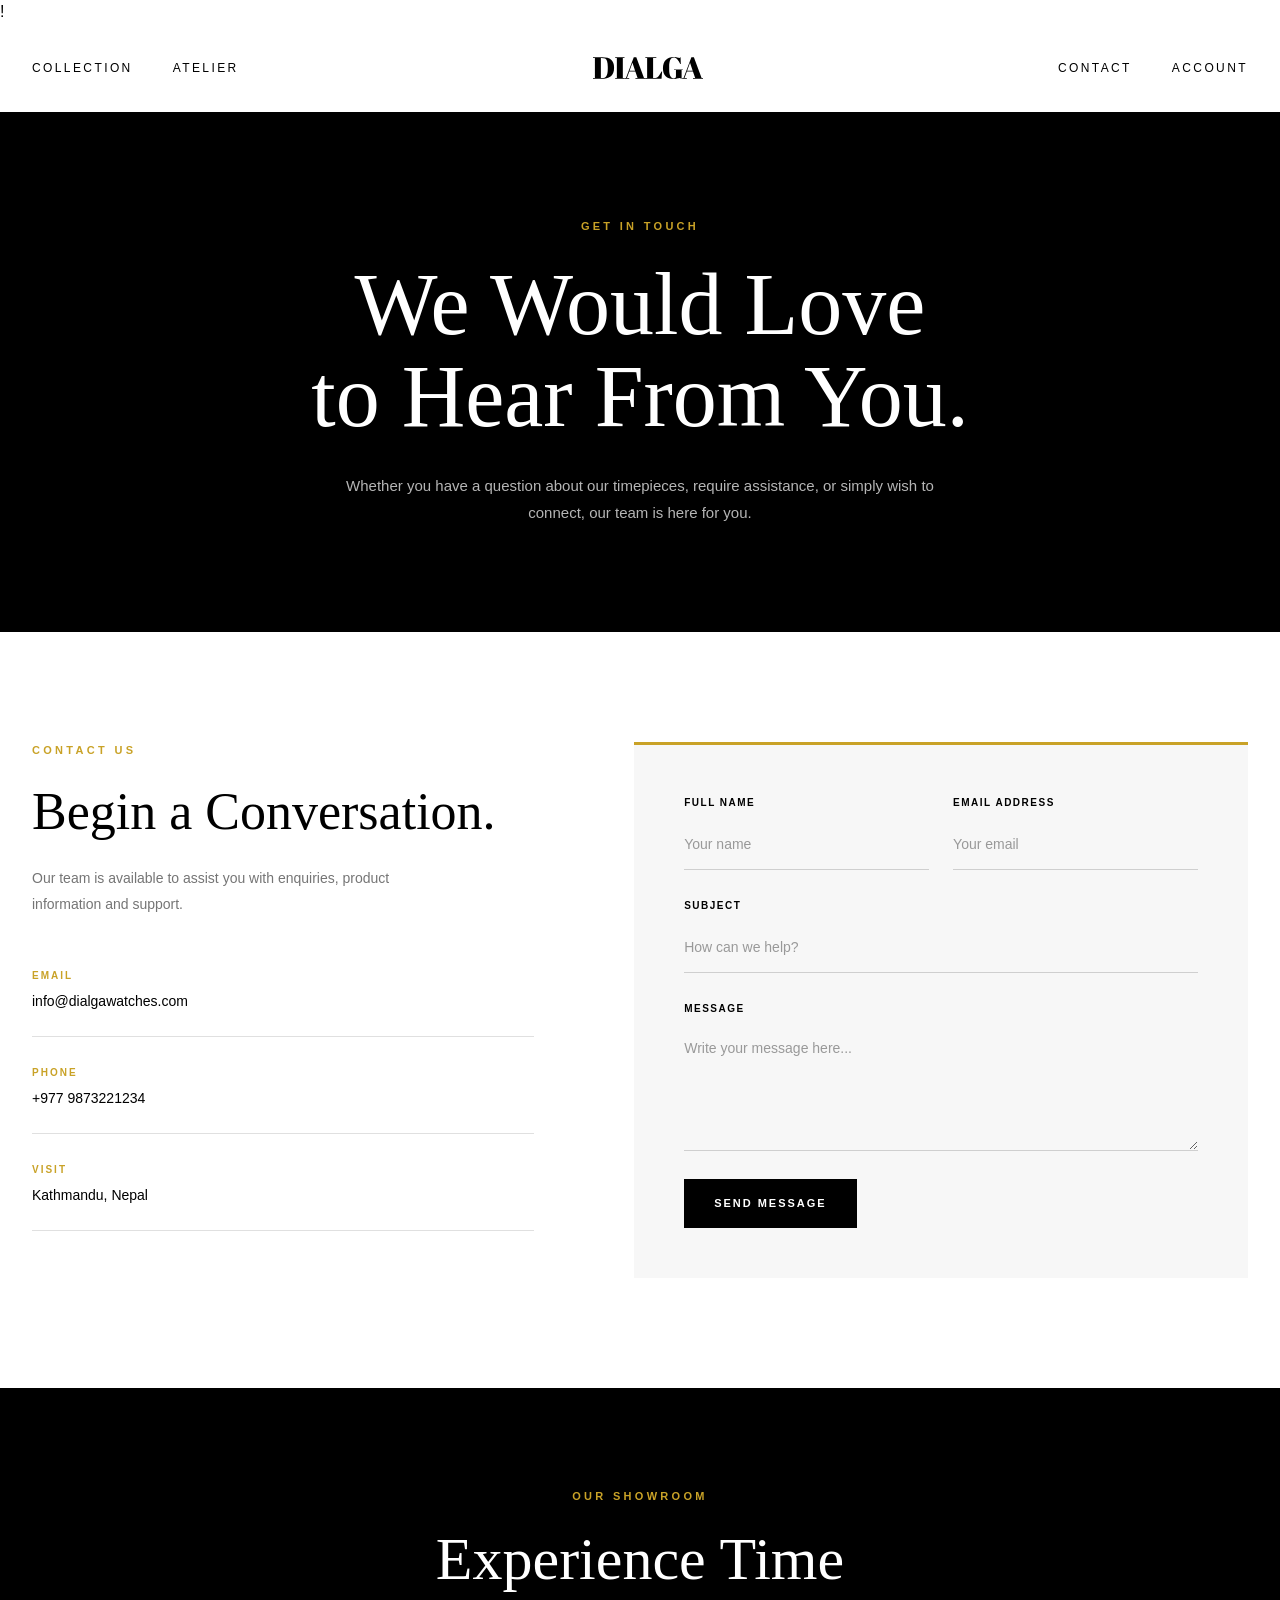
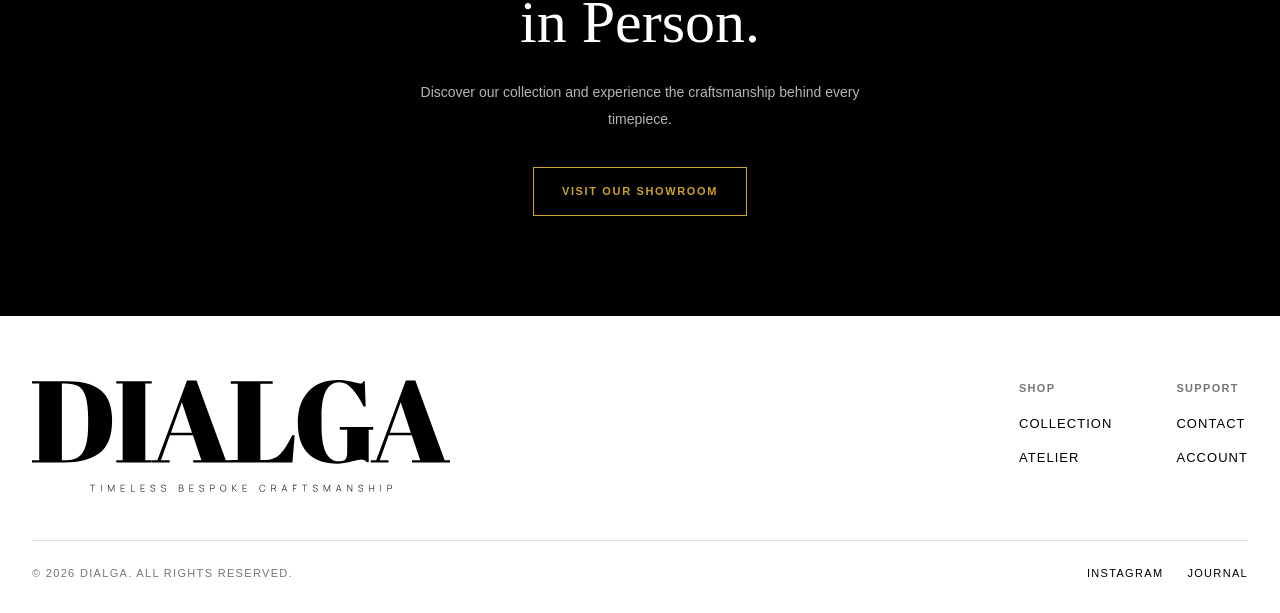
<file: pages/contact.html>
!<!DOCTYPE html>

<html>
    <head>
        <meta charset="utf-8">
        <meta http-equiv="X-UA-Compatible" content="IE=edge">
        <title></title>
        <meta name="description" content="">
        <meta name="viewport" content="width=device-width, initial-scale=1">
        <link rel="stylesheet" href="../CSS/contact-style.css">
    </head>
    <body>
        <header>
    <div class="headerContainer container">
      <nav class="navLinks" aria-label="Primary">
        <a class="navLink" href="product.html">Collection</a>
        <a class="navLink" href="about.html">Atelier</a>
      </nav>

      <a class="logo" href="../index.html" aria-label="DIALGA — Home">
        <img src="../assets/images/logo.svg" alt="DIALGA">
      </a>

      <nav class="navLinks" aria-label="Account">
        <a class="navLink" href="contact.html">Contact</a>
        <a class="navLink" href="sign-in.html">Account</a>
      </nav>
    </div>
  </header>

     
<main class="contact-page">

    <!-- CONTACT HERO -->
    <section class="contact-hero">

        <div class="contact-hero-content">
            <p class="contact-label">GET IN TOUCH</p>

            <h1>We Would Love<br>to Hear From You.</h1>

            <p class="contact-intro">
                Whether you have a question about our timepieces,
                require assistance, or simply wish to connect,
                our team is here for you.
            </p>
        </div>

    </section>


    <!-- CONTACT CONTENT -->
    <section class="contact-section">

        <div class="contact-info">

            <p class="contact-label">CONTACT US</p>

            <h2>Begin a Conversation.</h2>

            <p class="contact-description">
                Our team is available to assist you with enquiries,
                product information and support.
            </p>


            <div class="contact-details">

                <div class="contact-detail">
                    <span>EMAIL</span>
                    <p>info@dialgawatches.com</p>
                </div>

                <div class="contact-detail">
                    <span>PHONE</span>
                    <p>+977 9873221234</p>
                </div>

                <div class="contact-detail">
                    <span>VISIT</span>
                    <p>Kathmandu, Nepal</p>
                </div>

            </div>

        </div>


        <!-- CONTACT FORM -->

        <form class="contact-form">

            <div class="form-row">

                <div class="form-group">
                    <label for="name">FULL NAME</label>
                    <input
                        type="text"
                        id="name"
                        placeholder="Your name"
                        required
                    >
                </div>

                <div class="form-group">
                    <label for="email">EMAIL ADDRESS</label>
                    <input
                        type="email"
                        id="email"
                        placeholder="Your email"
                        required
                    >
                </div>

            </div>


            <div class="form-group">
                <label for="subject">SUBJECT</label>
                <input
                    type="text"
                    id="subject"
                    placeholder="How can we help?"
                    required
                >
            </div>


            <div class="form-group">
                <label for="message">MESSAGE</label>
                <textarea
                    id="message"
                    rows="6"
                    placeholder="Write your message here..."
                    required
                ></textarea>
            </div>


            <button type="submit" class="contact-button">
                SEND MESSAGE
            </button>

        </form>

    </section>


    <!-- STORE / SHOWROOM CTA -->

    <section class="contact-showroom">

        <div class="showroom-content">

            <p class="contact-label">OUR SHOWROOM</p>

            <h2>Experience Time<br>in Person.</h2>

            <p>
                Discover our collection and experience
                the craftsmanship behind every timepiece.
            </p>

            <a href="#" class="contact-outline-button">
                VISIT OUR SHOWROOM
            </a>

        </div>

    </section>

</main>
<footer>
    <div class="container">
      <div class="footerContainer">
        <a class="logoAlt" href="../index.html" aria-label="DIALGA — Home">
          <img src="../assets/images/logo-alt.svg" alt="DIALGA">
        </a>

        <nav class="footerNavLinks" aria-label="Footer">
          <div class="footerNavGroup">
            <span class="footerLabel">Shop</span>
            <a class="footerLink" href="product.html">Collection</a>
            <a class="footerLink" href="about.html">Atelier</a>
          </div>
          <div class="footerNavGroup">
            <span class="footerLabel">Support</span>
            <a class="footerLink" href="contact.html">Contact</a>
            <a class="footerLink" href="sign-in.html">Account</a>
          </div>
        </nav>
      </div>

      <div class="footerBottom">
        <p class="footerCopyright">&copy; 2026 DIALGA. All Rights Reserved.</p>
        <div class="footerSocials">
          <a class="socialLink" href="#" target="_blank" rel="noopener">Instagram</a>
          <a class="socialLink" href="#" target="_blank" rel="noopener">Journal</a>
        </div>
      </div>
    </div>
  </footer>
    </body>
</html>
</file>
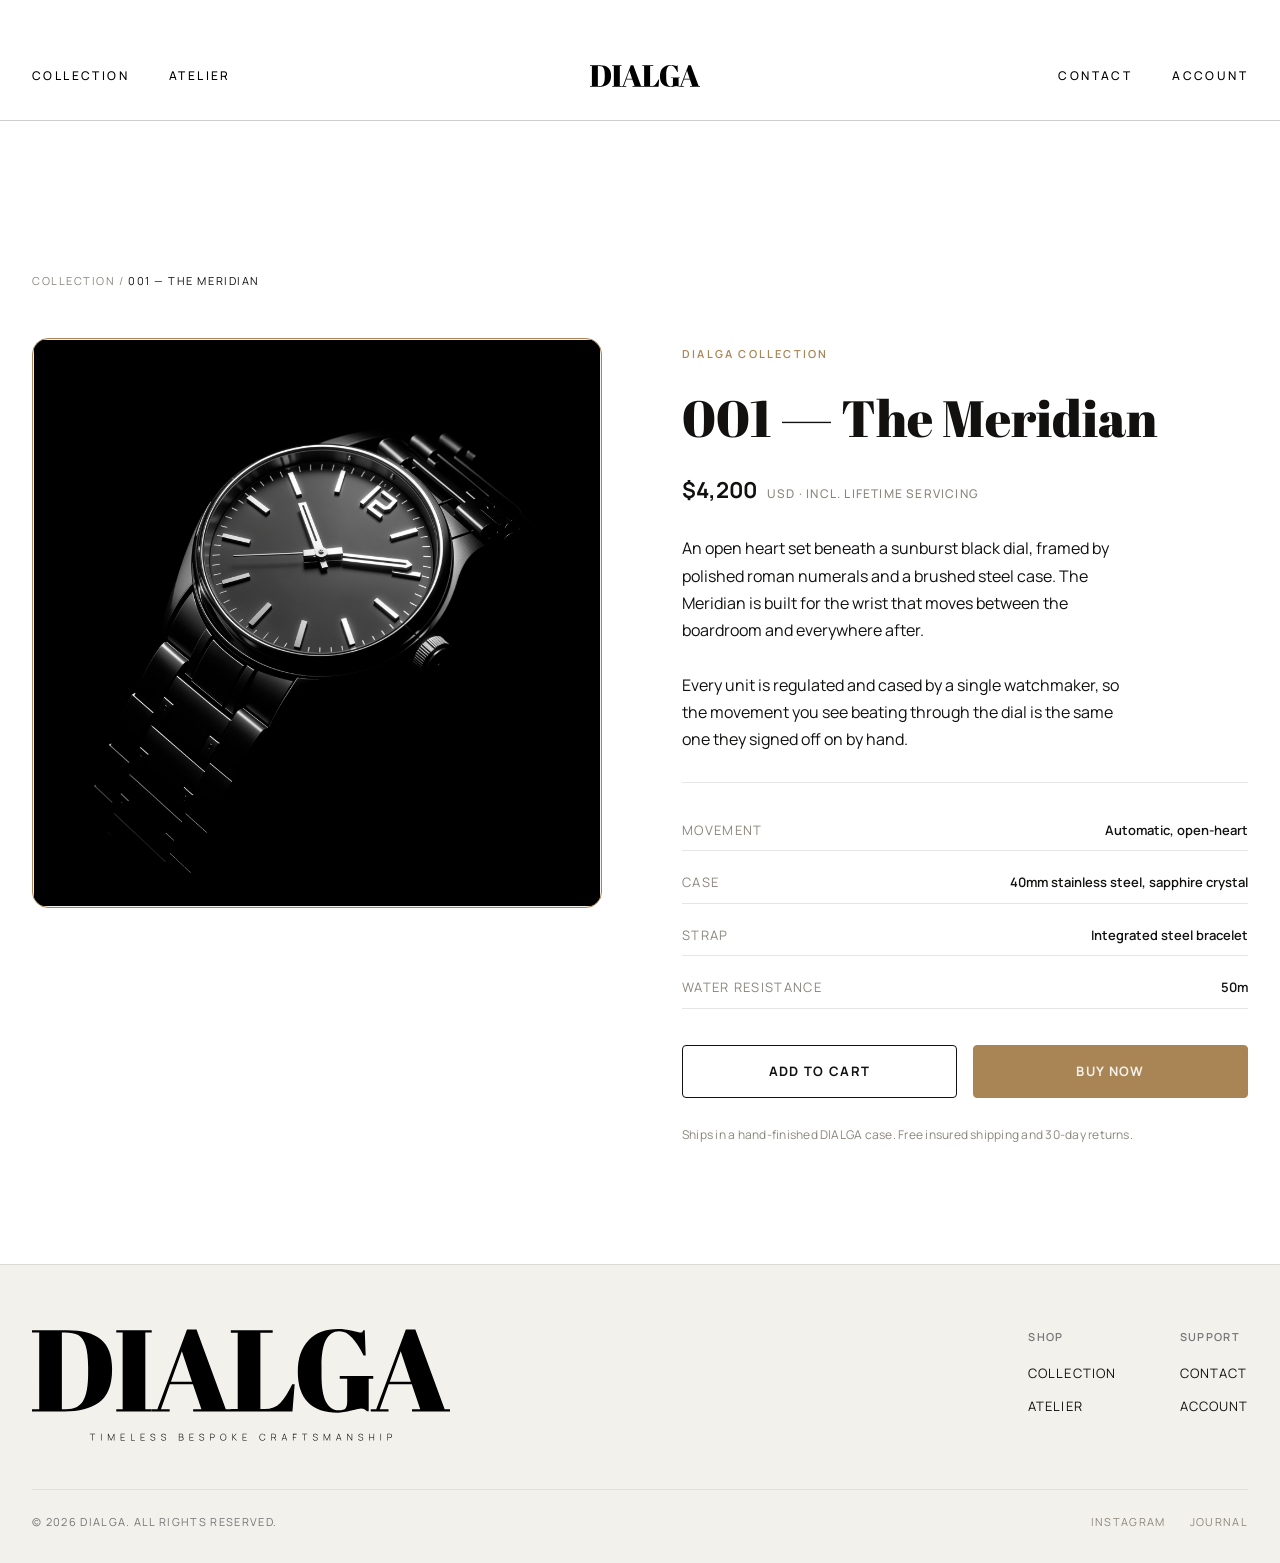
<file: pages/product-001.html>
<!DOCTYPE html>
<html lang="en">
<head>
  <meta charset="UTF-8">
  <meta name="viewport" content="width=device-width, initial-scale=1.0">
  <link rel="preconnect" href="https://fonts.googleapis.com">
  <link rel="preconnect" href="https://fonts.gstatic.com" crossorigin>
  <link href="https://fonts.googleapis.com/css2?family=Abril+Fatface&family=Manrope:wght@400;500;600;700;800&display=swap" rel="stylesheet">
  <title>001 — The Meridian — DIALGA</title>
  <link rel="stylesheet" href="../CSS/product-style.css">
  <link rel="stylesheet" href="../CSS/product-detail-style.css">
</head>
<body>

  <header>
    <div class="headerContainer container">
      <nav class="navLinks" aria-label="Primary">
        <a class="navLink" href="product.html">Collection</a>
        <a class="navLink" href="about.html">Atelier</a>
      </nav>

      <a class="logo" href="../index.html" aria-label="DIALGA — Home">
        <img src="../assets/images/logo.svg" alt="DIALGA">
      </a>

      <nav class="navLinks" aria-label="Account">
        <a class="navLink" href="contact.html">Contact</a>
        <a class="navLink" href="sign-in.html">Account</a>
      </nav>
    </div>
  </header>

  <main>
    <div class="container">
      <nav class="breadcrumb" aria-label="Breadcrumb">
        <a href="product.html">Collection</a> / <span>001 — The Meridian</span>
      </nav>
    </div>

    <section class="detailSection">
      <div class="container">
        <div class="detailBlock">

          <div class="detailImage">
            <img src="../assets/images/product-1.jpg" alt="DIALGA 001 — The Meridian — open-heart automatic watch on a steel bracelet">
          </div>

          <div class="detailInfo">
            <span class="detailEyebrow">DIALGA Collection</span>
            <h1 class="detailName">001 — The Meridian</h1>
            <p class="detailPrice">$4,200<span>USD · Incl. lifetime servicing</span></p>

            <p class="detailDescription">An open heart set beneath a sunburst black dial, framed by polished roman numerals and a brushed steel case. The Meridian is built for the wrist that moves between the boardroom and everywhere after.</p>
            <p class="detailDescription">Every unit is regulated and cased by a single watchmaker, so the movement you see beating through the dial is the same one they signed off on by hand.</p>

            <hr class="detailDivider">

            <div class="detailSpecs">
              <div class="detailSpecRow">
                <span class="detailSpecLabel">Movement</span>
                <span class="detailSpecValue">Automatic, open-heart</span>
              </div>
              <div class="detailSpecRow">
                <span class="detailSpecLabel">Case</span>
                <span class="detailSpecValue">40mm stainless steel, sapphire crystal</span>
              </div>
              <div class="detailSpecRow">
                <span class="detailSpecLabel">Strap</span>
                <span class="detailSpecValue">Integrated steel bracelet</span>
              </div>
              <div class="detailSpecRow">
                <span class="detailSpecLabel">Water Resistance</span>
                <span class="detailSpecValue">50m</span>
              </div>
            </div>

            <div class="detailActions">
              <button class="btnSecondary" type="button">Add to Cart</button>
              <button class="btnPrimary" type="button">Buy Now</button>
            </div>

            <p class="detailNote">Ships in a hand-finished DIALGA case. Free insured shipping and 30-day returns.</p>
          </div>

        </div>
      </div>
    </section>
  </main>

  <footer>
    <div class="container">
      <div class="footerContainer">
        <a class="logoAlt" href="../index.html" aria-label="DIALGA — Home">
          <img src="../assets/images/logo-alt.svg" alt="DIALGA">
        </a>

        <nav class="footerNavLinks" aria-label="Footer">
          <div class="footerNavGroup">
            <span class="footerLabel">Shop</span>
            <a class="footerLink" href="product.html">Collection</a>
            <a class="footerLink" href="about.html">Atelier</a>
          </div>
          <div class="footerNavGroup">
            <span class="footerLabel">Support</span>
            <a class="footerLink" href="contact.html">Contact</a>
            <a class="footerLink" href="sign-in.html">Account</a>
          </div>
        </nav>
      </div>

      <div class="footerBottom">
        <p class="footerCopyright">&copy; 2026 DIALGA. All Rights Reserved.</p>
        <div class="footerSocials">
          <a class="socialLink" href="#" target="_blank" rel="noopener">Instagram</a>
          <a class="socialLink" href="#" target="_blank" rel="noopener">Journal</a>
        </div>
      </div>
    </div>
  </footer>

</body>
</html>
</file>
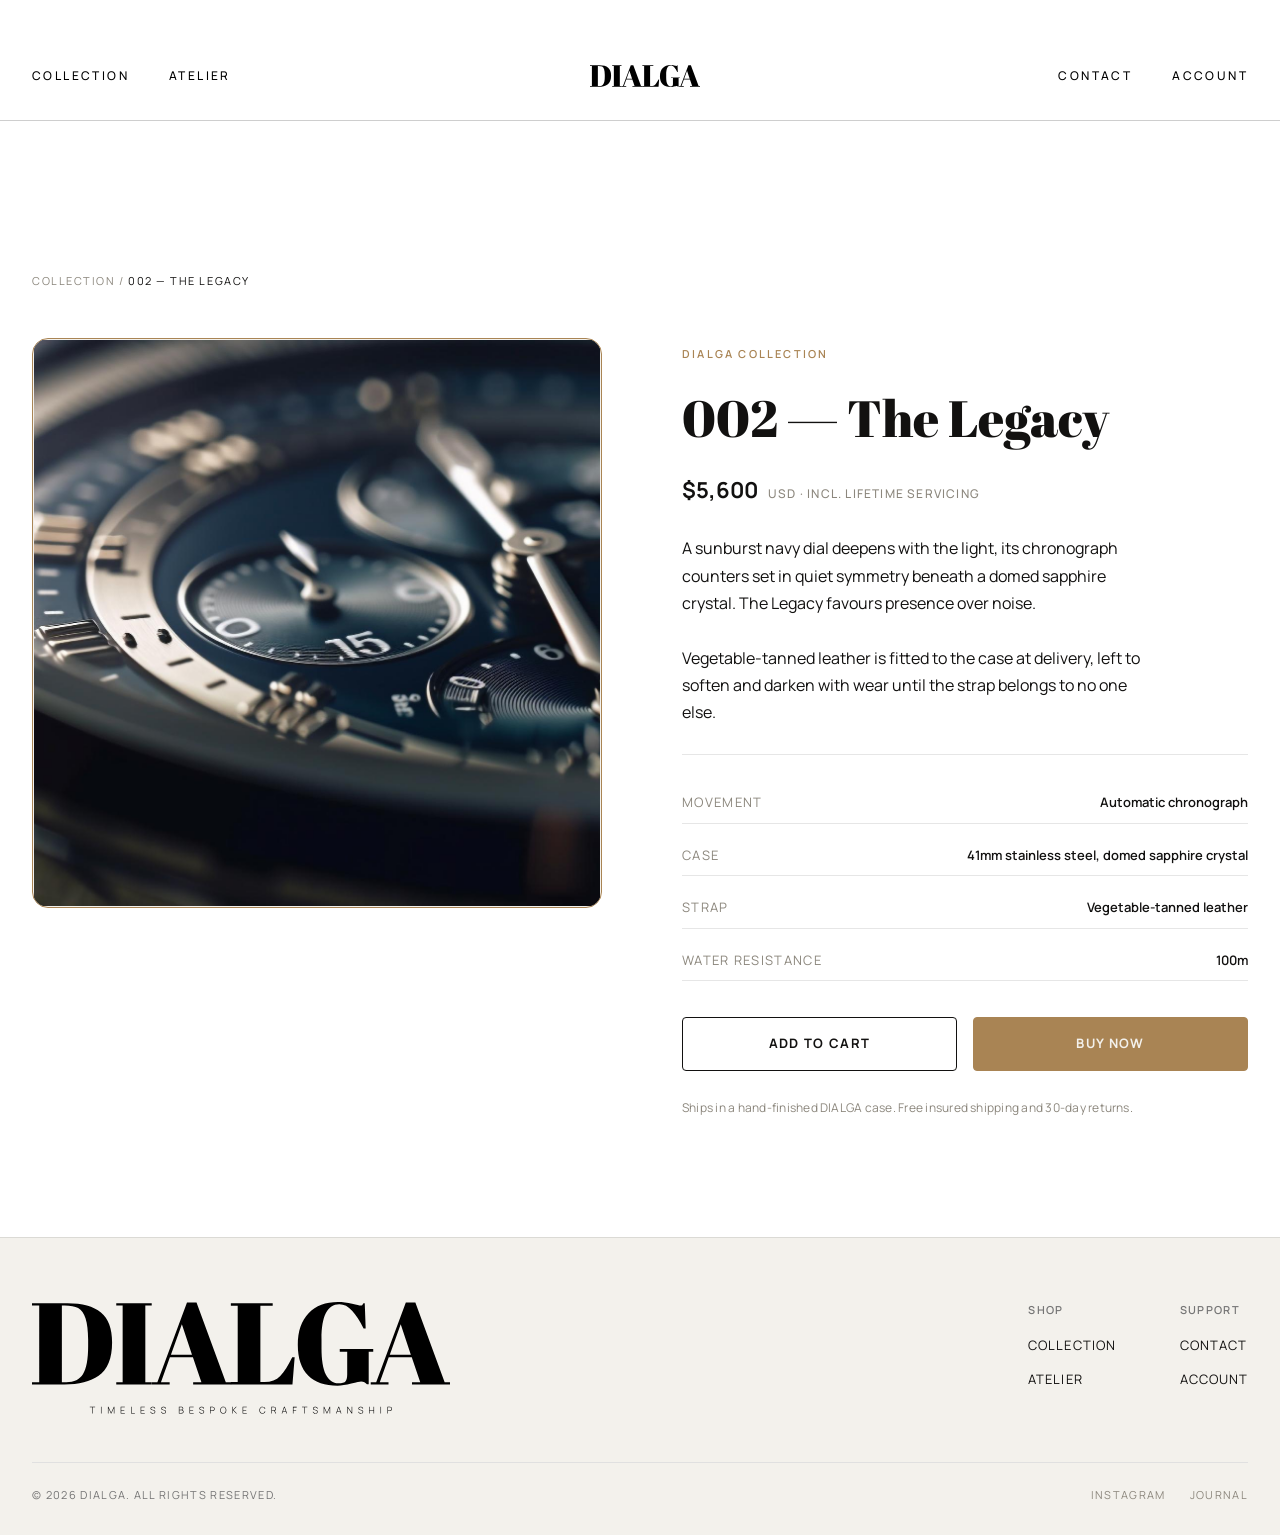
<file: pages/product-002.html>
<!DOCTYPE html>
<html lang="en">
<head>
  <meta charset="UTF-8">
  <meta name="viewport" content="width=device-width, initial-scale=1.0">
  <link rel="preconnect" href="https://fonts.googleapis.com">
  <link rel="preconnect" href="https://fonts.gstatic.com" crossorigin>
  <link href="https://fonts.googleapis.com/css2?family=Abril+Fatface&family=Manrope:wght@400;500;600;700;800&display=swap" rel="stylesheet">
  <title>002 — The Legacy — DIALGA</title>
  <link rel="stylesheet" href="../CSS/product-style.css">
  <link rel="stylesheet" href="../CSS/product-detail-style.css">
</head>
<body>

  <header>
    <div class="headerContainer container">
      <nav class="navLinks" aria-label="Primary">
        <a class="navLink" href="product.html">Collection</a>
        <a class="navLink" href="about.html">Atelier</a>
      </nav>

      <a class="logo" href="../index.html" aria-label="DIALGA — Home">
        <img src="../assets/images/logo.svg" alt="DIALGA">
      </a>

      <nav class="navLinks" aria-label="Account">
        <a class="navLink" href="contact.html">Contact</a>
        <a class="navLink" href="sign-in.html">Account</a>
      </nav>
    </div>
  </header>

  <main>
    <div class="container">
      <nav class="breadcrumb" aria-label="Breadcrumb">
        <a href="product.html">Collection</a> / <span>002 — The Legacy</span>
      </nav>
    </div>

    <section class="detailSection">
      <div class="container">
        <div class="detailBlock">

          <div class="detailImage">
            <img src="../assets/images/product-2.jpg" alt="DIALGA 002 — The Legacy — chronograph watch with a sunburst navy dial">
          </div>

          <div class="detailInfo">
            <span class="detailEyebrow">DIALGA Collection</span>
            <h1 class="detailName">002 — The Legacy</h1>
            <p class="detailPrice">$5,600<span>USD · Incl. lifetime servicing</span></p>

            <p class="detailDescription">A sunburst navy dial deepens with the light, its chronograph counters set in quiet symmetry beneath a domed sapphire crystal. The Legacy favours presence over noise.</p>
            <p class="detailDescription">Vegetable-tanned leather is fitted to the case at delivery, left to soften and darken with wear until the strap belongs to no one else.</p>

            <hr class="detailDivider">

            <div class="detailSpecs">
              <div class="detailSpecRow">
                <span class="detailSpecLabel">Movement</span>
                <span class="detailSpecValue">Automatic chronograph</span>
              </div>
              <div class="detailSpecRow">
                <span class="detailSpecLabel">Case</span>
                <span class="detailSpecValue">41mm stainless steel, domed sapphire crystal</span>
              </div>
              <div class="detailSpecRow">
                <span class="detailSpecLabel">Strap</span>
                <span class="detailSpecValue">Vegetable-tanned leather</span>
              </div>
              <div class="detailSpecRow">
                <span class="detailSpecLabel">Water Resistance</span>
                <span class="detailSpecValue">100m</span>
              </div>
            </div>

            <div class="detailActions">
              <button class="btnSecondary" type="button">Add to Cart</button>
              <button class="btnPrimary" type="button">Buy Now</button>
            </div>

            <p class="detailNote">Ships in a hand-finished DIALGA case. Free insured shipping and 30-day returns.</p>
          </div>

        </div>
      </div>
    </section>
  </main>

  <footer>
    <div class="container">
      <div class="footerContainer">
        <a class="logoAlt" href="../index.html" aria-label="DIALGA — Home">
          <img src="../assets/images/logo-alt.svg" alt="DIALGA">
        </a>

        <nav class="footerNavLinks" aria-label="Footer">
          <div class="footerNavGroup">
            <span class="footerLabel">Shop</span>
            <a class="footerLink" href="product.html">Collection</a>
            <a class="footerLink" href="about.html">Atelier</a>
          </div>
          <div class="footerNavGroup">
            <span class="footerLabel">Support</span>
            <a class="footerLink" href="contact.html">Contact</a>
            <a class="footerLink" href="sign-in.html">Account</a>
          </div>
        </nav>
      </div>

      <div class="footerBottom">
        <p class="footerCopyright">&copy; 2026 DIALGA. All Rights Reserved.</p>
        <div class="footerSocials">
          <a class="socialLink" href="#" target="_blank" rel="noopener">Instagram</a>
          <a class="socialLink" href="#" target="_blank" rel="noopener">Journal</a>
        </div>
      </div>
    </div>
  </footer>

</body>
</html>
</file>
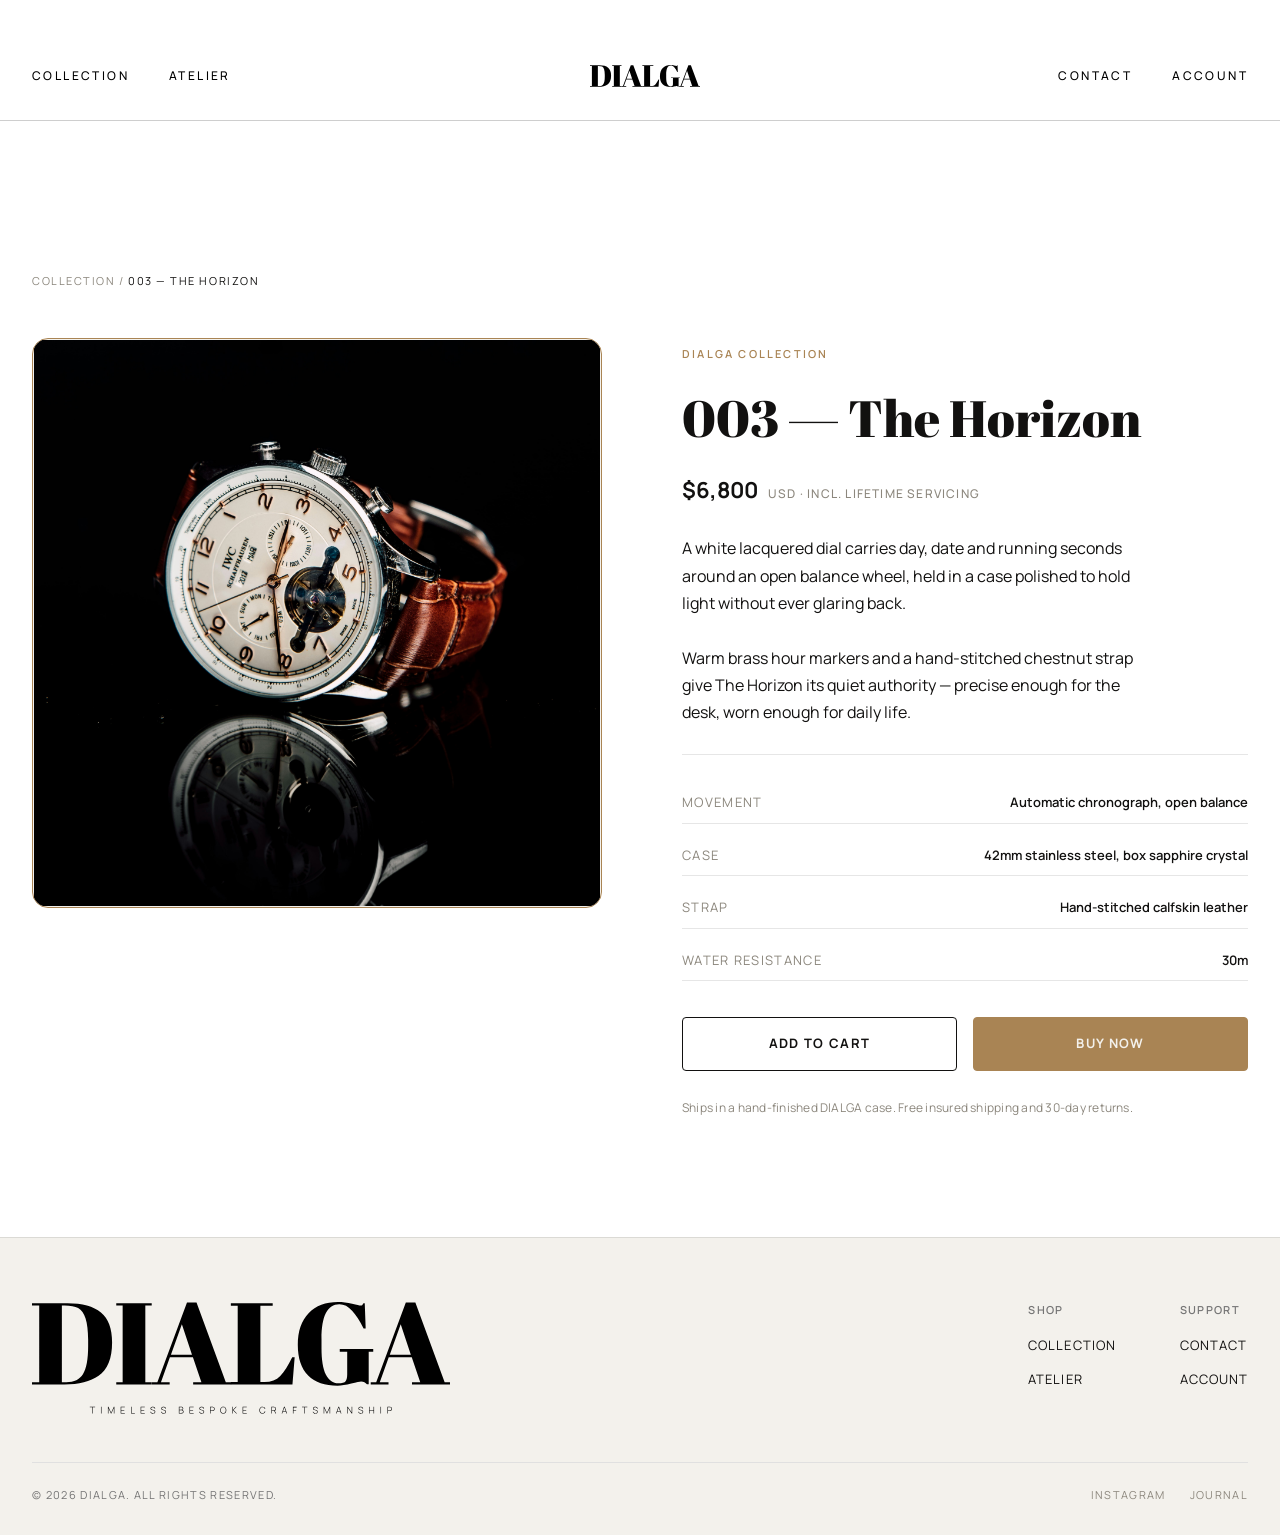
<file: pages/product-003.html>
<!DOCTYPE html>
<html lang="en">
<head>
  <meta charset="UTF-8">
  <meta name="viewport" content="width=device-width, initial-scale=1.0">
  <link rel="preconnect" href="https://fonts.googleapis.com">
  <link rel="preconnect" href="https://fonts.gstatic.com" crossorigin>
  <link href="https://fonts.googleapis.com/css2?family=Abril+Fatface&family=Manrope:wght@400;500;600;700;800&display=swap" rel="stylesheet">
  <title>003 — The Horizon — DIALGA</title>
  <link rel="stylesheet" href="../CSS/product-style.css">
  <link rel="stylesheet" href="../CSS/product-detail-style.css">
</head>
<body>

  <header>
    <div class="headerContainer container">
      <nav class="navLinks" aria-label="Primary">
        <a class="navLink" href="product.html">Collection</a>
        <a class="navLink" href="about.html">Atelier</a>
      </nav>

      <a class="logo" href="../index.html" aria-label="DIALGA — Home">
        <img src="../assets/images/logo.svg" alt="DIALGA">
      </a>

      <nav class="navLinks" aria-label="Account">
        <a class="navLink" href="contact.html">Contact</a>
        <a class="navLink" href="sign-in.html">Account</a>
      </nav>
    </div>
  </header>

  <main>
    <div class="container">
      <nav class="breadcrumb" aria-label="Breadcrumb">
        <a href="product.html">Collection</a> / <span>003 — The Horizon</span>
      </nav>
    </div>

    <section class="detailSection">
      <div class="container">
        <div class="detailBlock">

          <div class="detailImage">
            <img src="../assets/images/no3.jpg" alt="DIALGA 003 — The Horizon — chronograph watch with a white dial and brown leather strap">
          </div>

          <div class="detailInfo">
            <span class="detailEyebrow">DIALGA Collection</span>
            <h1 class="detailName">003 — The Horizon</h1>
            <p class="detailPrice">$6,800<span>USD · Incl. lifetime servicing</span></p>

            <p class="detailDescription">A white lacquered dial carries day, date and running seconds around an open balance wheel, held in a case polished to hold light without ever glaring back.</p>
            <p class="detailDescription">Warm brass hour markers and a hand-stitched chestnut strap give The Horizon its quiet authority — precise enough for the desk, worn enough for daily life.</p>

            <hr class="detailDivider">

            <div class="detailSpecs">
              <div class="detailSpecRow">
                <span class="detailSpecLabel">Movement</span>
                <span class="detailSpecValue">Automatic chronograph, open balance</span>
              </div>
              <div class="detailSpecRow">
                <span class="detailSpecLabel">Case</span>
                <span class="detailSpecValue">42mm stainless steel, box sapphire crystal</span>
              </div>
              <div class="detailSpecRow">
                <span class="detailSpecLabel">Strap</span>
                <span class="detailSpecValue">Hand-stitched calfskin leather</span>
              </div>
              <div class="detailSpecRow">
                <span class="detailSpecLabel">Water Resistance</span>
                <span class="detailSpecValue">30m</span>
              </div>
            </div>

            <div class="detailActions">
              <button class="btnSecondary" type="button">Add to Cart</button>
              <button class="btnPrimary" type="button">Buy Now</button>
            </div>

            <p class="detailNote">Ships in a hand-finished DIALGA case. Free insured shipping and 30-day returns.</p>
          </div>

        </div>
      </div>
    </section>
  </main>

  <footer>
    <div class="container">
      <div class="footerContainer">
        <a class="logoAlt" href="../index.html" aria-label="DIALGA — Home">
          <img src="../assets/images/logo-alt.svg" alt="DIALGA">
        </a>

        <nav class="footerNavLinks" aria-label="Footer">
          <div class="footerNavGroup">
            <span class="footerLabel">Shop</span>
            <a class="footerLink" href="product.html">Collection</a>
            <a class="footerLink" href="about.html">Atelier</a>
          </div>
          <div class="footerNavGroup">
            <span class="footerLabel">Support</span>
            <a class="footerLink" href="contact.html">Contact</a>
            <a class="footerLink" href="sign-in.html">Account</a>
          </div>
        </nav>
      </div>

      <div class="footerBottom">
        <p class="footerCopyright">&copy; 2026 DIALGA. All Rights Reserved.</p>
        <div class="footerSocials">
          <a class="socialLink" href="#" target="_blank" rel="noopener">Instagram</a>
          <a class="socialLink" href="#" target="_blank" rel="noopener">Journal</a>
        </div>
      </div>
    </div>
  </footer>

</body>
</html>
</file>
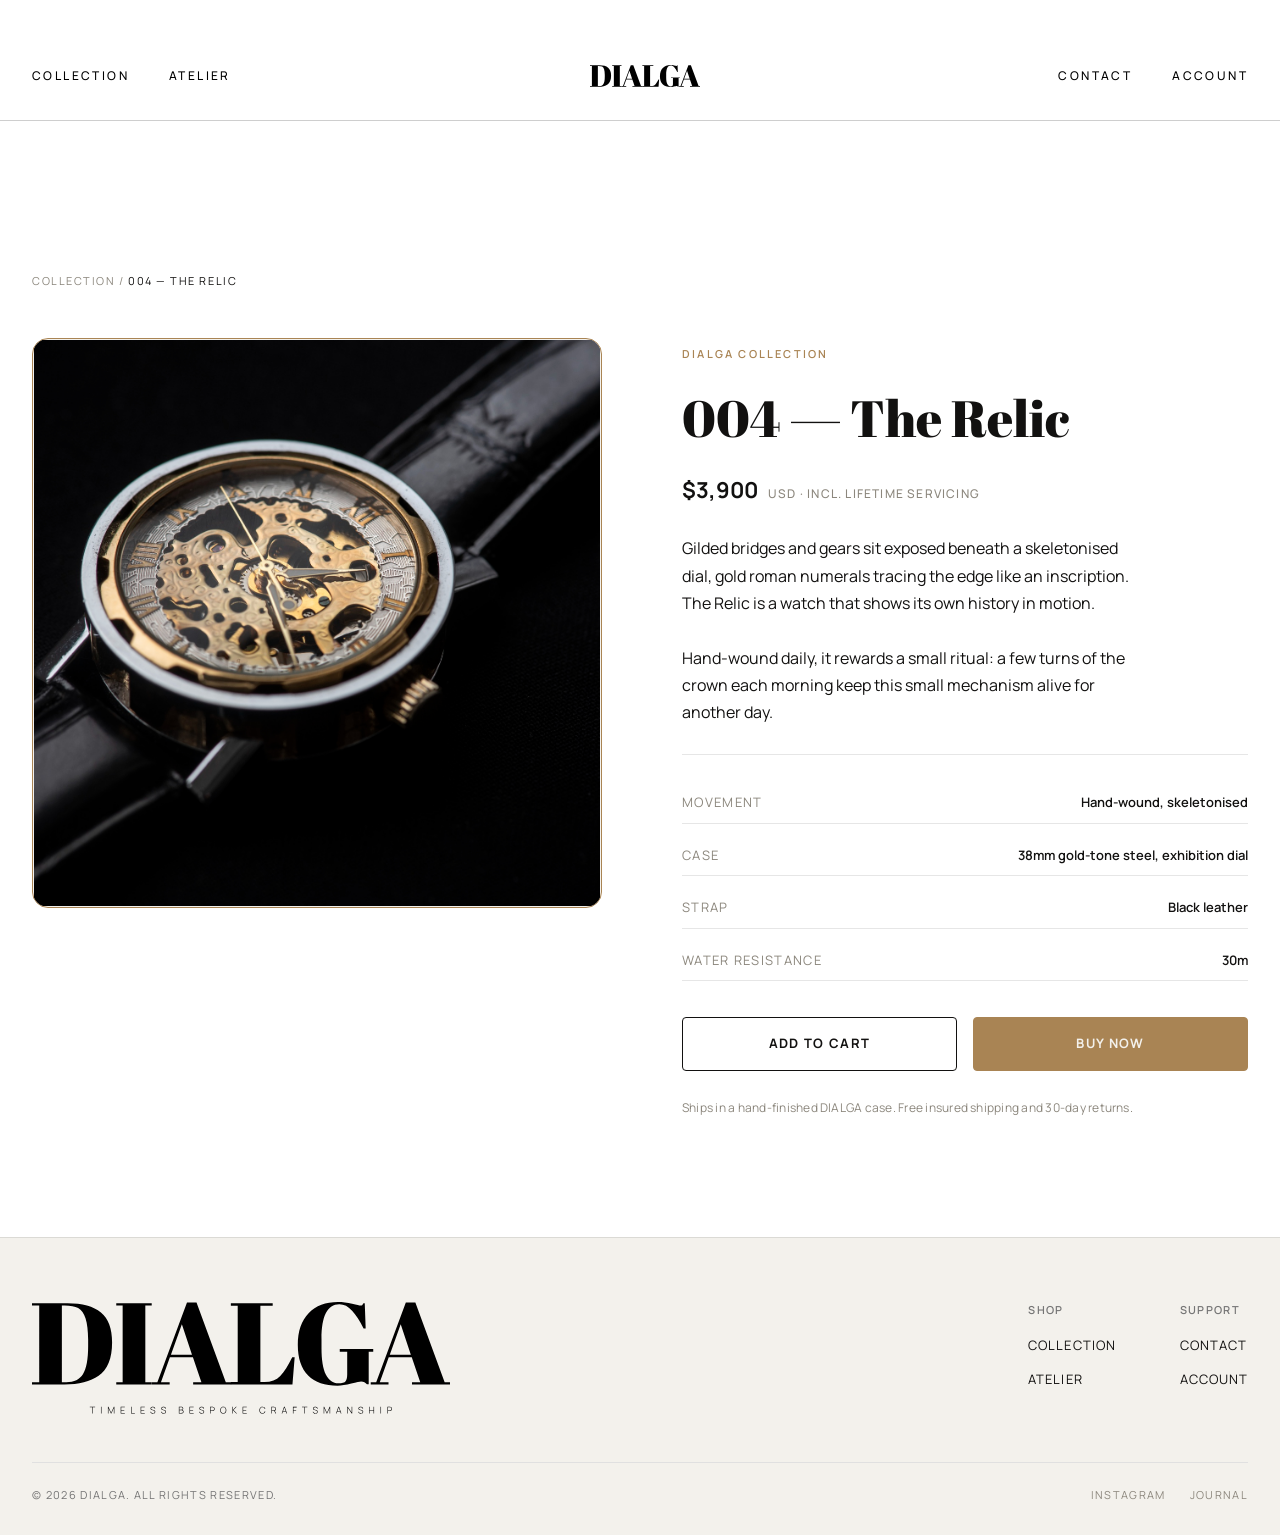
<file: pages/product-004.html>
<!DOCTYPE html>
<html lang="en">
<head>
  <meta charset="UTF-8">
  <meta name="viewport" content="width=device-width, initial-scale=1.0">
  <link rel="preconnect" href="https://fonts.googleapis.com">
  <link rel="preconnect" href="https://fonts.gstatic.com" crossorigin>
  <link href="https://fonts.googleapis.com/css2?family=Abril+Fatface&family=Manrope:wght@400;500;600;700;800&display=swap" rel="stylesheet">
  <title>004 — The Relic — DIALGA</title>
  <link rel="stylesheet" href="../CSS/product-style.css">
  <link rel="stylesheet" href="../CSS/product-detail-style.css">
</head>
<body>

  <header>
    <div class="headerContainer container">
      <nav class="navLinks" aria-label="Primary">
        <a class="navLink" href="product.html">Collection</a>
        <a class="navLink" href="about.html">Atelier</a>
      </nav>

      <a class="logo" href="../index.html" aria-label="DIALGA — Home">
        <img src="../assets/images/logo.svg" alt="DIALGA">
      </a>

      <nav class="navLinks" aria-label="Account">
        <a class="navLink" href="contact.html">Contact</a>
        <a class="navLink" href="sign-in.html">Account</a>
      </nav>
    </div>
  </header>

  <main>
    <div class="container">
      <nav class="breadcrumb" aria-label="Breadcrumb">
        <a href="product.html">Collection</a> / <span>004 — The Relic</span>
      </nav>
    </div>

    <section class="detailSection">
      <div class="container">
        <div class="detailBlock">

          <div class="detailImage">
            <img src="../assets/images/product-4.jpg" alt="DIALGA 004 — The Relic — hand-wound skeleton watch with a gold dial and black leather strap">
          </div>

          <div class="detailInfo">
            <span class="detailEyebrow">DIALGA Collection</span>
            <h1 class="detailName">004 — The Relic</h1>
            <p class="detailPrice">$3,900<span>USD · Incl. lifetime servicing</span></p>

            <p class="detailDescription">Gilded bridges and gears sit exposed beneath a skeletonised dial, gold roman numerals tracing the edge like an inscription. The Relic is a watch that shows its own history in motion.</p>
            <p class="detailDescription">Hand-wound daily, it rewards a small ritual: a few turns of the crown each morning keep this small mechanism alive for another day.</p>

            <hr class="detailDivider">

            <div class="detailSpecs">
              <div class="detailSpecRow">
                <span class="detailSpecLabel">Movement</span>
                <span class="detailSpecValue">Hand-wound, skeletonised</span>
              </div>
              <div class="detailSpecRow">
                <span class="detailSpecLabel">Case</span>
                <span class="detailSpecValue">38mm gold-tone steel, exhibition dial</span>
              </div>
              <div class="detailSpecRow">
                <span class="detailSpecLabel">Strap</span>
                <span class="detailSpecValue">Black leather</span>
              </div>
              <div class="detailSpecRow">
                <span class="detailSpecLabel">Water Resistance</span>
                <span class="detailSpecValue">30m</span>
              </div>
            </div>

            <div class="detailActions">
              <button class="btnSecondary" type="button">Add to Cart</button>
              <button class="btnPrimary" type="button">Buy Now</button>
            </div>

            <p class="detailNote">Ships in a hand-finished DIALGA case. Free insured shipping and 30-day returns.</p>
          </div>

        </div>
      </div>
    </section>
  </main>

  <footer>
    <div class="container">
      <div class="footerContainer">
        <a class="logoAlt" href="../index.html" aria-label="DIALGA — Home">
          <img src="../assets/images/logo-alt.svg" alt="DIALGA">
        </a>

        <nav class="footerNavLinks" aria-label="Footer">
          <div class="footerNavGroup">
            <span class="footerLabel">Shop</span>
            <a class="footerLink" href="product.html">Collection</a>
            <a class="footerLink" href="about.html">Atelier</a>
          </div>
          <div class="footerNavGroup">
            <span class="footerLabel">Support</span>
            <a class="footerLink" href="contact.html">Contact</a>
            <a class="footerLink" href="sign-in.html">Account</a>
          </div>
        </nav>
      </div>

      <div class="footerBottom">
        <p class="footerCopyright">&copy; 2026 DIALGA. All Rights Reserved.</p>
        <div class="footerSocials">
          <a class="socialLink" href="#" target="_blank" rel="noopener">Instagram</a>
          <a class="socialLink" href="#" target="_blank" rel="noopener">Journal</a>
        </div>
      </div>
    </div>
  </footer>

</body>
</html>
</file>
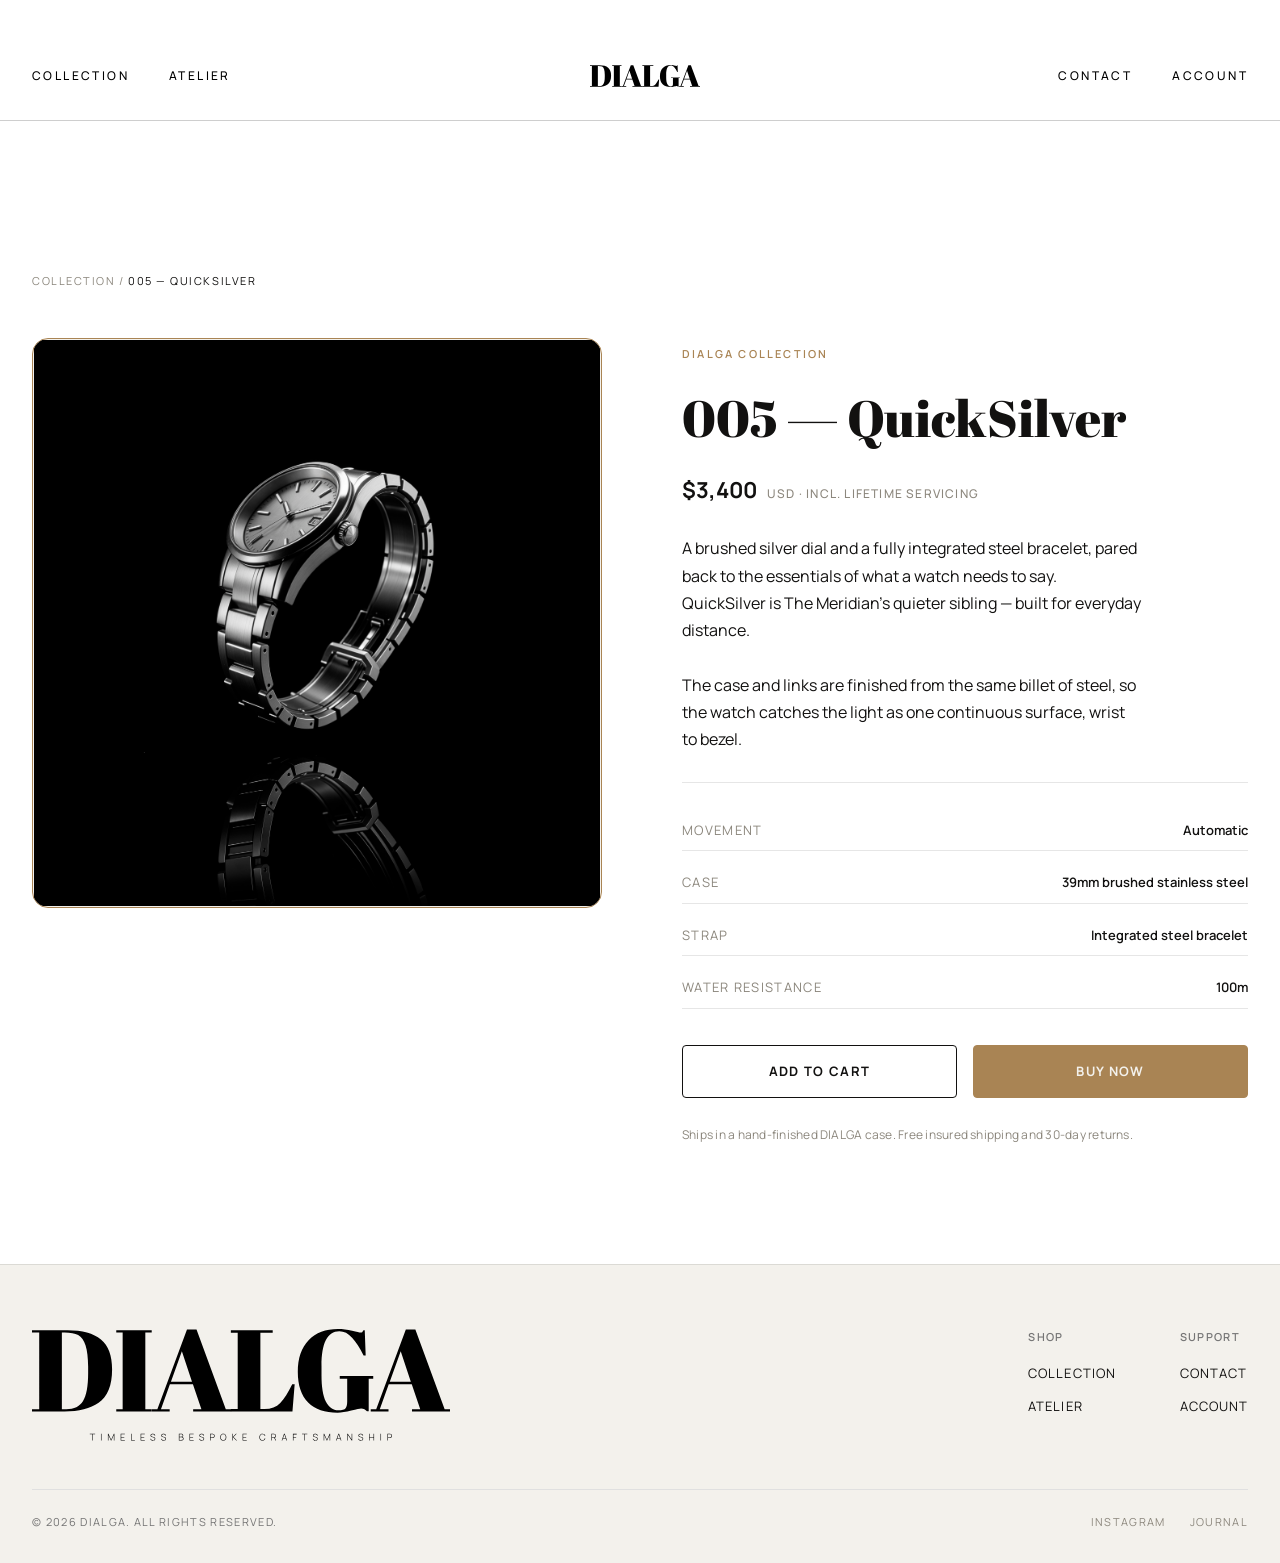
<file: pages/product-005.html>
<!DOCTYPE html>
<html lang="en">
<head>
  <meta charset="UTF-8">
  <meta name="viewport" content="width=device-width, initial-scale=1.0">
  <link rel="preconnect" href="https://fonts.googleapis.com">
  <link rel="preconnect" href="https://fonts.gstatic.com" crossorigin>
  <link href="https://fonts.googleapis.com/css2?family=Abril+Fatface&family=Manrope:wght@400;500;600;700;800&display=swap" rel="stylesheet">
  <title>005 — QuickSilver — DIALGA</title>
  <link rel="stylesheet" href="../CSS/product-style.css">
  <link rel="stylesheet" href="../CSS/product-detail-style.css">
</head>
<body>

  <header>
    <div class="headerContainer container">
      <nav class="navLinks" aria-label="Primary">
        <a class="navLink" href="product.html">Collection</a>
        <a class="navLink" href="about.html">Atelier</a>
      </nav>

      <a class="logo" href="../index.html" aria-label="DIALGA — Home">
        <img src="../assets/images/logo.svg" alt="DIALGA">
      </a>

      <nav class="navLinks" aria-label="Account">
        <a class="navLink" href="contact.html">Contact</a>
        <a class="navLink" href="sign-in.html">Account</a>
      </nav>
    </div>
  </header>

  <main>
    <div class="container">
      <nav class="breadcrumb" aria-label="Breadcrumb">
        <a href="product.html">Collection</a> / <span>005 — QuickSilver</span>
      </nav>
    </div>

    <section class="detailSection">
      <div class="container">
        <div class="detailBlock">

          <div class="detailImage">
            <img src="../assets/images/product-5.jpg" alt="DIALGA 005 — QuickSilver — steel bracelet watch with a brushed silver dial">
          </div>

          <div class="detailInfo">
            <span class="detailEyebrow">DIALGA Collection</span>
            <h1 class="detailName">005 — QuickSilver</h1>
            <p class="detailPrice">$3,400<span>USD · Incl. lifetime servicing</span></p>

            <p class="detailDescription">A brushed silver dial and a fully integrated steel bracelet, pared back to the essentials of what a watch needs to say. QuickSilver is The Meridian's quieter sibling — built for everyday distance.</p>
            <p class="detailDescription">The case and links are finished from the same billet of steel, so the watch catches the light as one continuous surface, wrist to bezel.</p>

            <hr class="detailDivider">

            <div class="detailSpecs">
              <div class="detailSpecRow">
                <span class="detailSpecLabel">Movement</span>
                <span class="detailSpecValue">Automatic</span>
              </div>
              <div class="detailSpecRow">
                <span class="detailSpecLabel">Case</span>
                <span class="detailSpecValue">39mm brushed stainless steel</span>
              </div>
              <div class="detailSpecRow">
                <span class="detailSpecLabel">Strap</span>
                <span class="detailSpecValue">Integrated steel bracelet</span>
              </div>
              <div class="detailSpecRow">
                <span class="detailSpecLabel">Water Resistance</span>
                <span class="detailSpecValue">100m</span>
              </div>
            </div>

            <div class="detailActions">
              <button class="btnSecondary" type="button">Add to Cart</button>
              <button class="btnPrimary" type="button">Buy Now</button>
            </div>

            <p class="detailNote">Ships in a hand-finished DIALGA case. Free insured shipping and 30-day returns.</p>
          </div>

        </div>
      </div>
    </section>
  </main>

  <footer>
    <div class="container">
      <div class="footerContainer">
        <a class="logoAlt" href="../index.html" aria-label="DIALGA — Home">
          <img src="../assets/images/logo-alt.svg" alt="DIALGA">
        </a>

        <nav class="footerNavLinks" aria-label="Footer">
          <div class="footerNavGroup">
            <span class="footerLabel">Shop</span>
            <a class="footerLink" href="product.html">Collection</a>
            <a class="footerLink" href="about.html">Atelier</a>
          </div>
          <div class="footerNavGroup">
            <span class="footerLabel">Support</span>
            <a class="footerLink" href="contact.html">Contact</a>
            <a class="footerLink" href="sign-in.html">Account</a>
          </div>
        </nav>
      </div>

      <div class="footerBottom">
        <p class="footerCopyright">&copy; 2026 DIALGA. All Rights Reserved.</p>
        <div class="footerSocials">
          <a class="socialLink" href="#" target="_blank" rel="noopener">Instagram</a>
          <a class="socialLink" href="#" target="_blank" rel="noopener">Journal</a>
        </div>
      </div>
    </div>
  </footer>

</body>
</html>
</file>
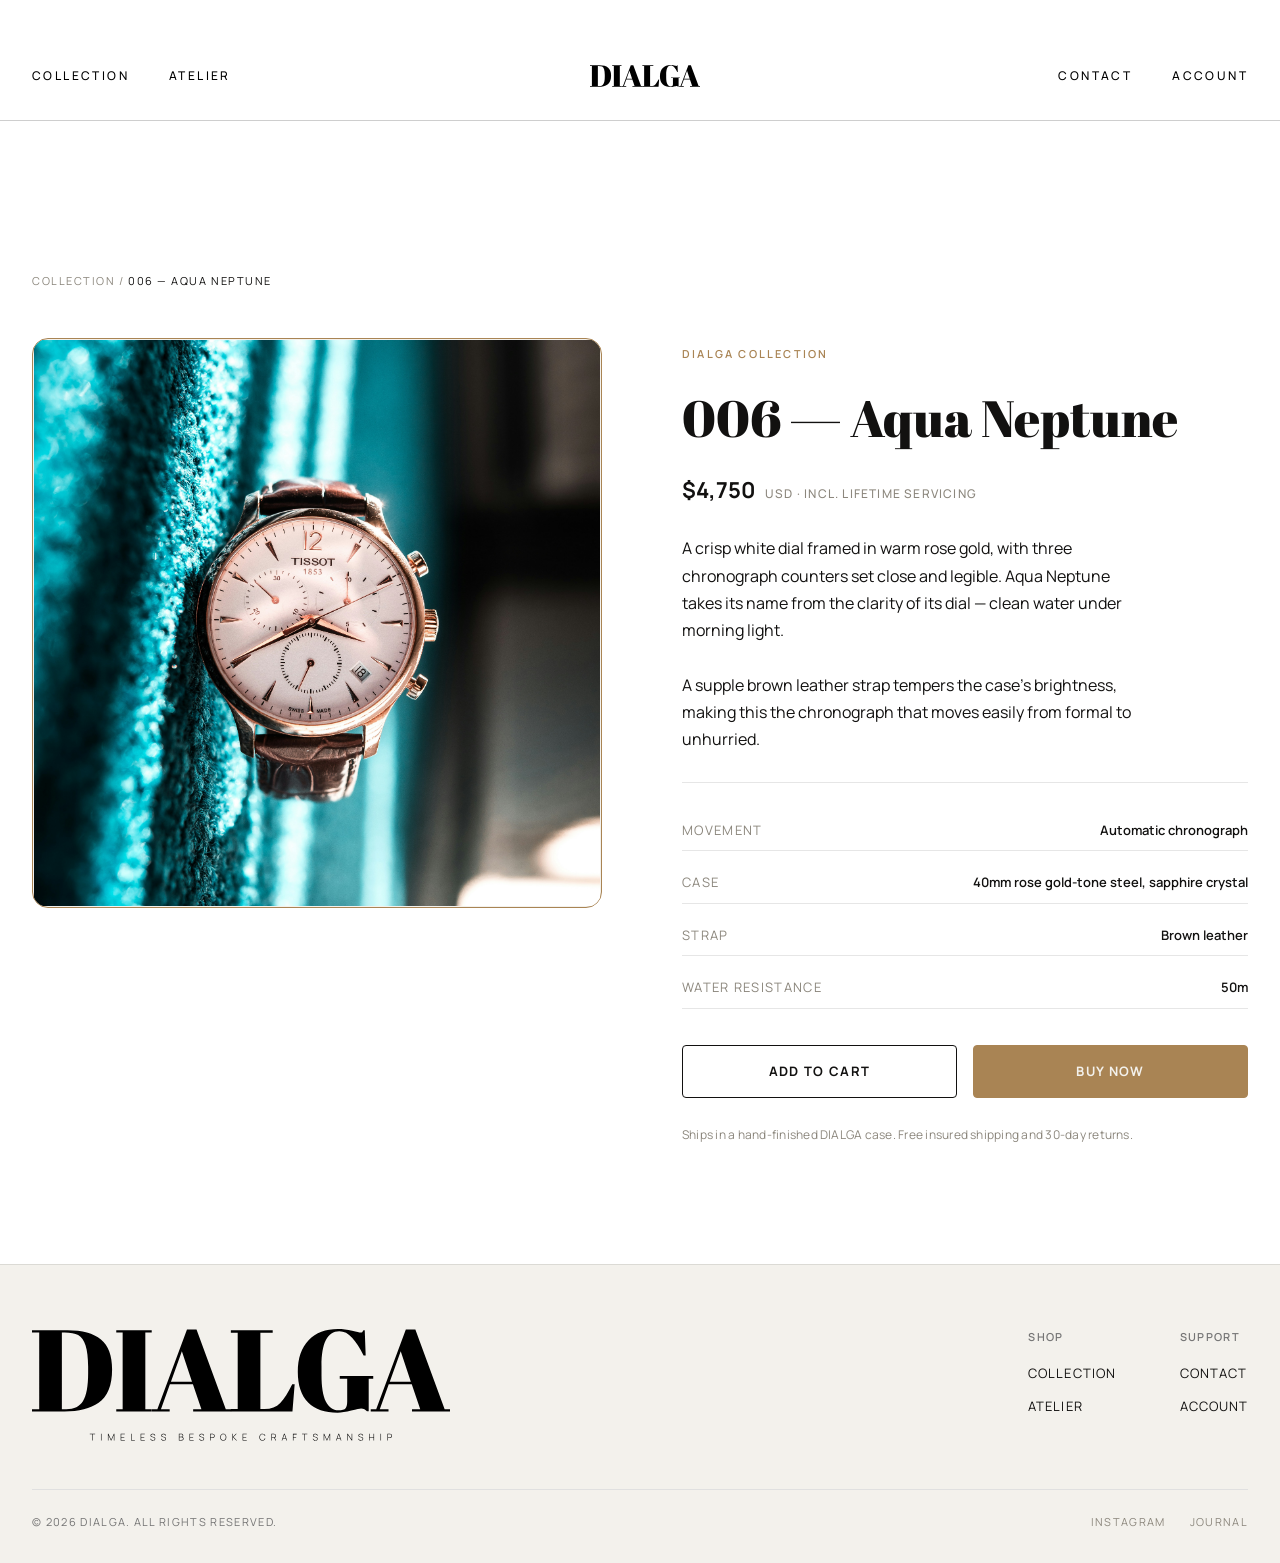
<file: pages/product-006.html>
<!DOCTYPE html>
<html lang="en">
<head>
  <meta charset="UTF-8">
  <meta name="viewport" content="width=device-width, initial-scale=1.0">
  <link rel="preconnect" href="https://fonts.googleapis.com">
  <link rel="preconnect" href="https://fonts.gstatic.com" crossorigin>
  <link href="https://fonts.googleapis.com/css2?family=Abril+Fatface&family=Manrope:wght@400;500;600;700;800&display=swap" rel="stylesheet">
  <title>006 — Aqua Neptune — DIALGA</title>
  <link rel="stylesheet" href="../CSS/product-style.css">
  <link rel="stylesheet" href="../CSS/product-detail-style.css">
</head>
<body>

  <header>
    <div class="headerContainer container">
      <nav class="navLinks" aria-label="Primary">
        <a class="navLink" href="product.html">Collection</a>
        <a class="navLink" href="about.html">Atelier</a>
      </nav>

      <a class="logo" href="../index.html" aria-label="DIALGA — Home">
        <img src="../assets/images/logo.svg" alt="DIALGA">
      </a>

      <nav class="navLinks" aria-label="Account">
        <a class="navLink" href="contact.html">Contact</a>
        <a class="navLink" href="sign-in.html">Account</a>
      </nav>
    </div>
  </header>

  <main>
    <div class="container">
      <nav class="breadcrumb" aria-label="Breadcrumb">
        <a href="product.html">Collection</a> / <span>006 — Aqua Neptune</span>
      </nav>
    </div>

    <section class="detailSection">
      <div class="container">
        <div class="detailBlock">

          <div class="detailImage">
            <img src="../assets/images/no6.jpg" alt="DIALGA 006 — Aqua Neptune — rose gold chronograph watch with a white dial on a brown leather strap">
          </div>

          <div class="detailInfo">
            <span class="detailEyebrow">DIALGA Collection</span>
            <h1 class="detailName">006 — Aqua Neptune</h1>
            <p class="detailPrice">$4,750<span>USD · Incl. lifetime servicing</span></p>

            <p class="detailDescription">A crisp white dial framed in warm rose gold, with three chronograph counters set close and legible. Aqua Neptune takes its name from the clarity of its dial — clean water under morning light.</p>
            <p class="detailDescription">A supple brown leather strap tempers the case's brightness, making this the chronograph that moves easily from formal to unhurried.</p>

            <hr class="detailDivider">

            <div class="detailSpecs">
              <div class="detailSpecRow">
                <span class="detailSpecLabel">Movement</span>
                <span class="detailSpecValue">Automatic chronograph</span>
              </div>
              <div class="detailSpecRow">
                <span class="detailSpecLabel">Case</span>
                <span class="detailSpecValue">40mm rose gold-tone steel, sapphire crystal</span>
              </div>
              <div class="detailSpecRow">
                <span class="detailSpecLabel">Strap</span>
                <span class="detailSpecValue">Brown leather</span>
              </div>
              <div class="detailSpecRow">
                <span class="detailSpecLabel">Water Resistance</span>
                <span class="detailSpecValue">50m</span>
              </div>
            </div>

            <div class="detailActions">
              <button class="btnSecondary" type="button">Add to Cart</button>
              <button class="btnPrimary" type="button">Buy Now</button>
            </div>

            <p class="detailNote">Ships in a hand-finished DIALGA case. Free insured shipping and 30-day returns.</p>
          </div>

        </div>
      </div>
    </section>
  </main>

  <footer>
    <div class="container">
      <div class="footerContainer">
        <a class="logoAlt" href="../index.html" aria-label="DIALGA — Home">
          <img src="../assets/images/logo-alt.svg" alt="DIALGA">
        </a>

        <nav class="footerNavLinks" aria-label="Footer">
          <div class="footerNavGroup">
            <span class="footerLabel">Shop</span>
            <a class="footerLink" href="product.html">Collection</a>
            <a class="footerLink" href="about.html">Atelier</a>
          </div>
          <div class="footerNavGroup">
            <span class="footerLabel">Support</span>
            <a class="footerLink" href="contact.html">Contact</a>
            <a class="footerLink" href="sign-in.html">Account</a>
          </div>
        </nav>
      </div>

      <div class="footerBottom">
        <p class="footerCopyright">&copy; 2026 DIALGA. All Rights Reserved.</p>
        <div class="footerSocials">
          <a class="socialLink" href="#" target="_blank" rel="noopener">Instagram</a>
          <a class="socialLink" href="#" target="_blank" rel="noopener">Journal</a>
        </div>
      </div>
    </div>
  </footer>

</body>
</html>
</file>
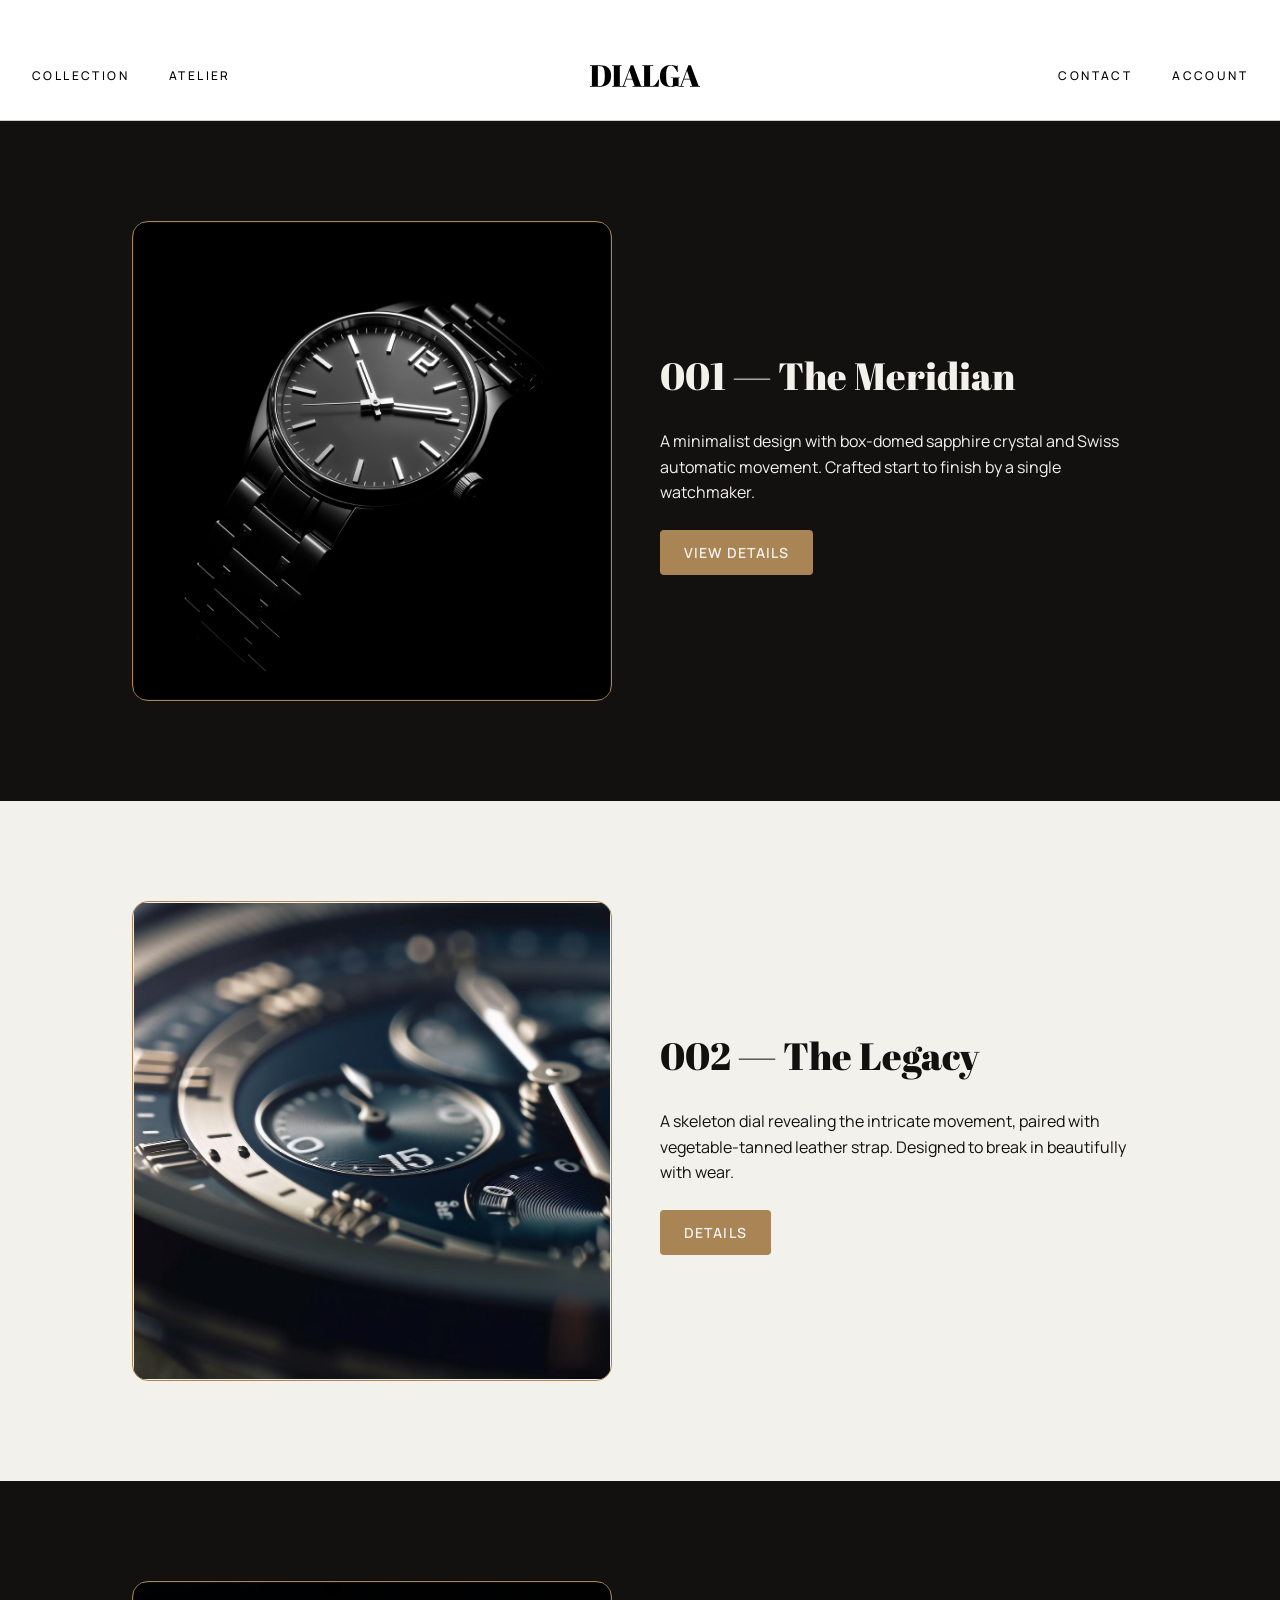
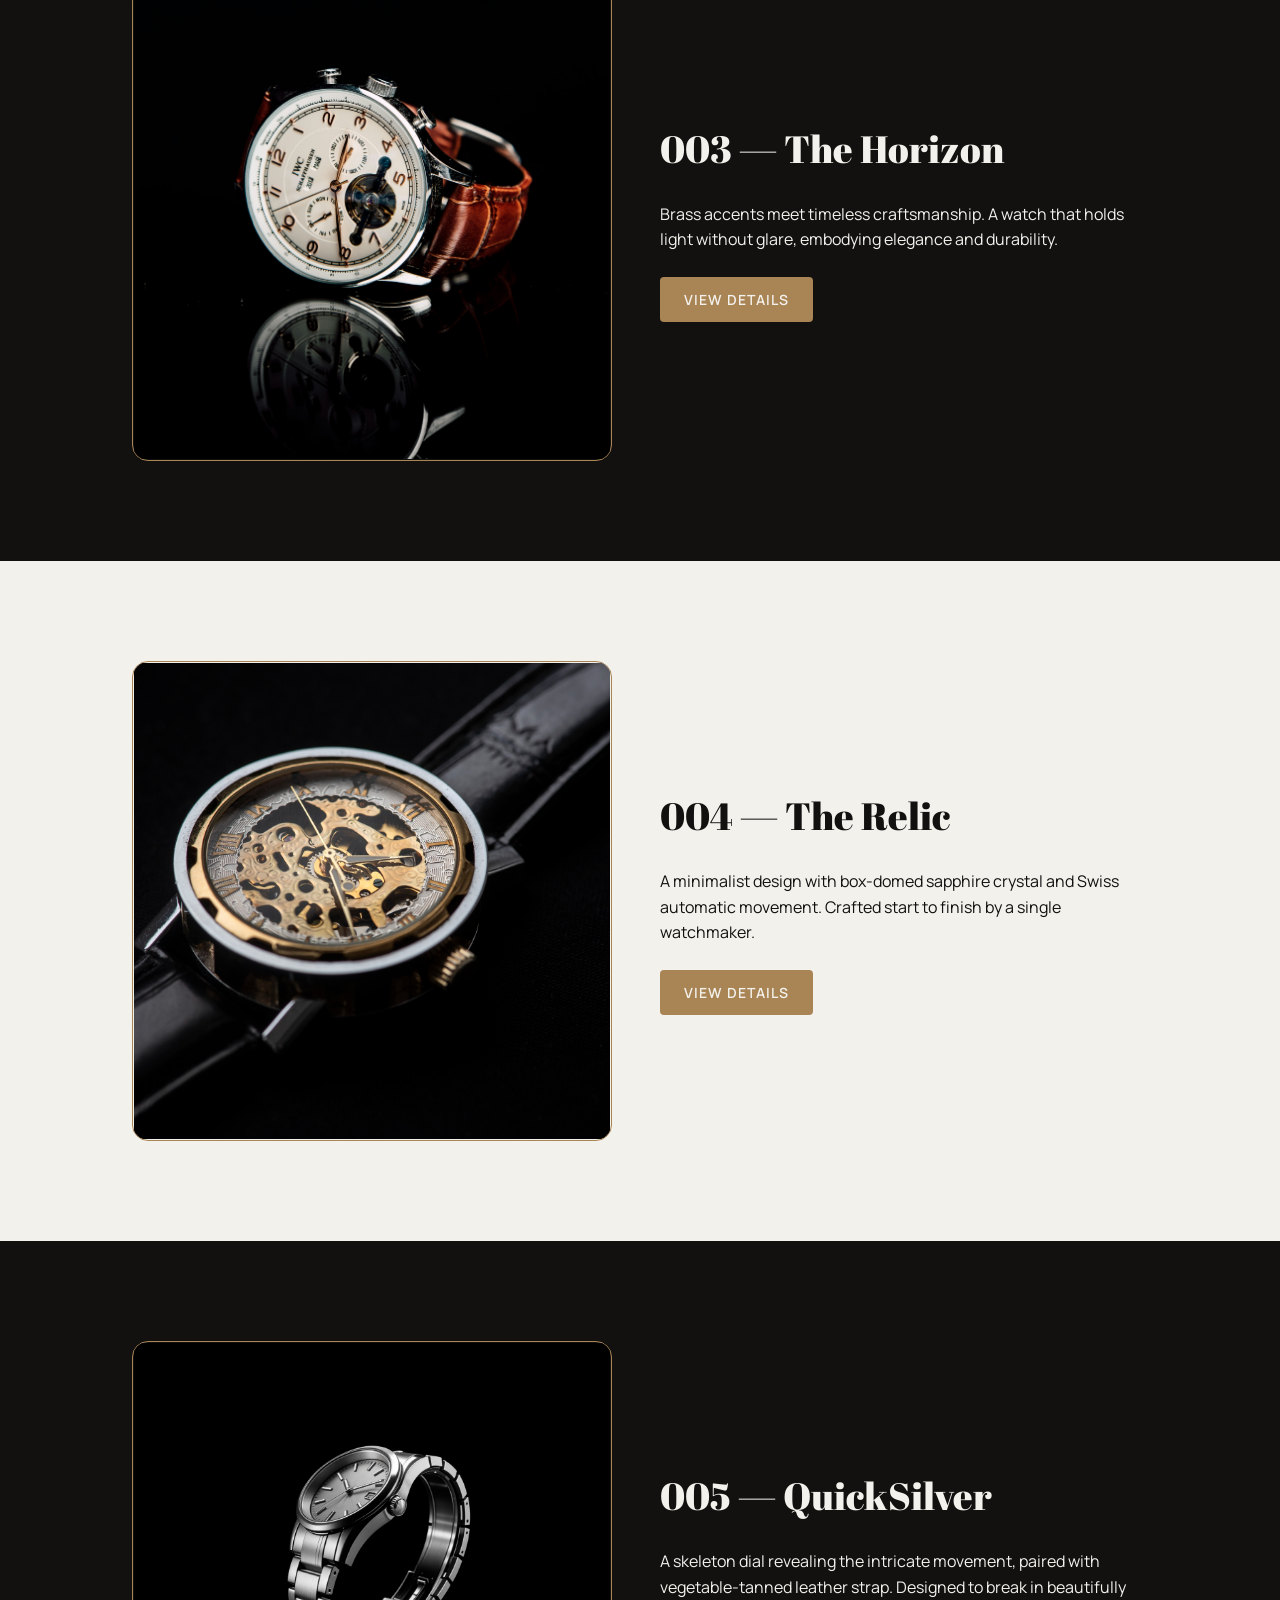
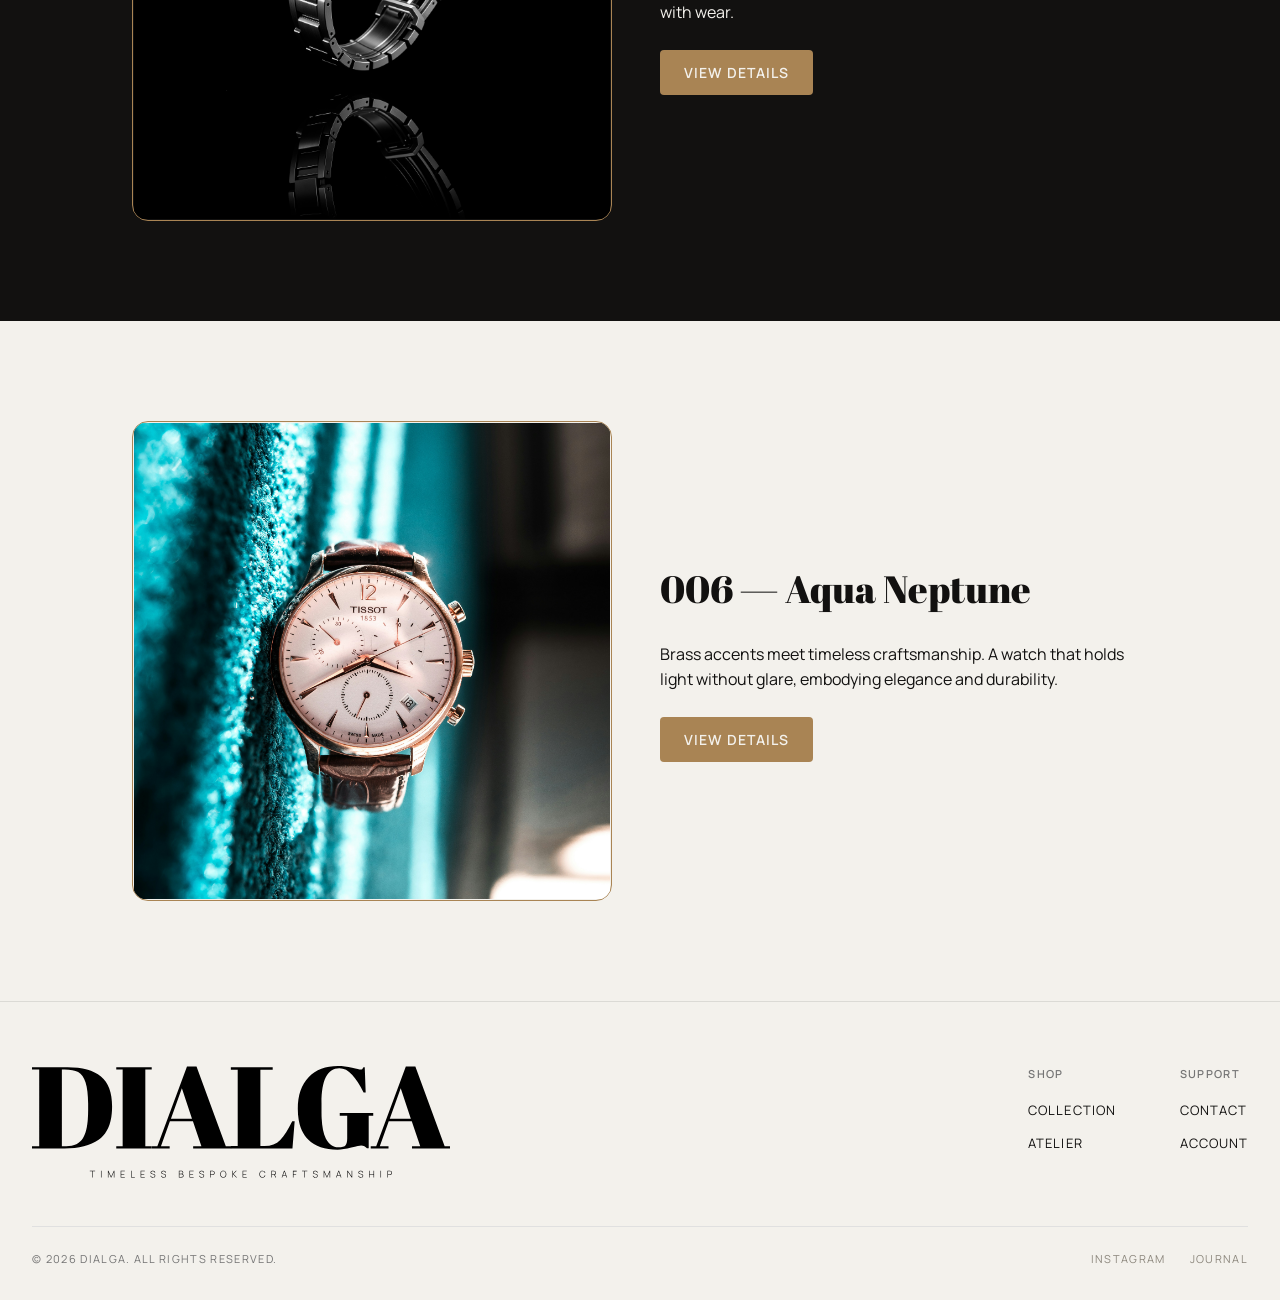
<file: pages/product.html>
<!DOCTYPE html>
<html lang="en">
<head>
  <meta charset="UTF-8">
  <meta name="viewport" content="width=device-width, initial-scale=1.0">
  <link rel="preconnect" href="https://fonts.googleapis.com">
  <link rel="preconnect" href="https://fonts.gstatic.com" crossorigin>
  <link href="https://fonts.googleapis.com/css2?family=Abril+Fatface&family=Manrope:wght@400;500;600;700;800&display=swap" rel="stylesheet">
  <title>Collection — DIALGA</title>
  <link rel="stylesheet" href="../CSS/product-style.css">
</head>
<body>

  <header>
    <div class="headerContainer container">
      <nav class="navLinks" aria-label="Primary">
        <a class="navLink" href="product.html">Collection</a>
        <a class="navLink" href="about.html">Atelier</a>
      </nav>

      <a class="logo" href="../index.html" aria-label="DIALGA — Home">
        <img src="../assets/images/logo.svg" alt="DIALGA">
      </a>

      <nav class="navLinks" aria-label="Account">
        <a class="navLink" href="contact.html">Contact</a>
        <a class="navLink" href="sign-in.html">Account</a>
      </nav>
    </div>
  </header>

  
  <main>
    <section class="productSection">

      
      <section class="productWrap">
        <div class="container">
          <div class="productBlock">
            <div class="productImage">
              <img src="../assets/images/product-1.jpg" alt="DIALGA luxury watch model 001">
            </div>
            <div class="productDetails">
              <h2 class="productName">001 — The Meridian</h2>
              <p class="productDescription">
                A minimalist design with box-domed sapphire crystal and Swiss automatic movement.
                Crafted start to finish by a single watchmaker.
              </p>
              <button class="productButton"><a href ="product-001.html" >View Details</a></button>
            </div>
          </div>
        </div>
      </section>

     
      <section class="productWrap">
        <div class="container">
          <div class="productBlock">
            <div class="productImage">
              <img src="../assets/images/product-2.jpg" alt="DIALGA skeleton dial watch model 002">
            </div>
            <div class="productDetails">
              <h2 class="productName">002 — The Legacy</h2>
              <p class="productDescription">
                A skeleton dial revealing the intricate movement, paired with vegetable-tanned leather strap.
                Designed to break in beautifully with wear.
              </p>
              <button class="productButton"><a href="product-002.html"> Details</a></button>
            </div>
          </div>
        </div>
      </section>

     
      <section class="productWrap">
        <div class="container">
          <div class="productBlock">
            <div class="productImage">
              <img src="../assets/images/no3.jpg" alt="DIALGA brass-tone watch model 003">
            </div>
            <div class="productDetails">
              <h2 class="productName">003 —  The Horizon</h2>
              <p class="productDescription">
                Brass accents meet timeless craftsmanship. A watch that holds light without glare,
                embodying elegance and durability.
              </p>
              <button class="productButton"> <a href="product-003.html"> View Details</a></button>
            </div>
          </div>
        </div>
      </section>

     
      <section class="productWrap">
        <div class="container">
          <div class="productBlock">
            <div class="productImage">
              <img src="../assets/images/product-4.jpg" alt="DIALGA luxury watch model 001">
            </div>
            <div class="productDetails">
              <h2 class="productName">004 — The Relic</h2>
              <p class="productDescription">
                A minimalist design with box-domed sapphire crystal and Swiss automatic movement.
                Crafted start to finish by a single watchmaker.
              </p>
              <button class="productButton"><a href = "product-004.html">View Details</a></button>
            </div>
          </div>
        </div>
      </section>

      
      <section class="productWrap">
        <div class="container">
          <div class="productBlock">
            <div class="productImage">
              <img src="../assets/images/product-5.jpg" alt="DIALGA skeleton dial watch model 002">
            </div>
            <div class="productDetails">
              <h2 class="productName">005 — QuickSilver</h2>
              <p class="productDescription">
                A skeleton dial revealing the intricate movement, paired with vegetable-tanned leather strap.
                Designed to break in beautifully with wear.
              </p>
              <button class="productButton"><a href="product-005.html">View Details</a></button>
            </div>
          </div>
        </div>
      </section>

     
      <section class="productWrap">
        <div class="container">
          <div class="productBlock">
            <div class="productImage">
              <img src="../assets/images/no6.jpg" alt="DIALGA brass-tone watch model 003">
            </div>
            <div class="productDetails">
              <h2 class="productName">006 — Aqua Neptune</h2>
              <p class="productDescription">
                Brass accents meet timeless craftsmanship. A watch that holds light without glare,
                embodying elegance and durability.
              </p>
              <button class="productButton"><a href=product-006.html">View Details</a></button>
            </div>
          </div>
        </div>
      </section>

    </section>
  </main>

  <footer>
    <div class="container">
      <div class="footerContainer">
        <a class="logoAlt" href="../index.html" aria-label="DIALGA — Home">
          <img src="../assets/images/logo-alt.svg" alt="DIALGA">
        </a>

        <nav class="footerNavLinks" aria-label="Footer">
          <div class="footerNavGroup">
            <span class="footerLabel">Shop</span>
            <a class="footerLink" href="product.html">Collection</a>
            <a class="footerLink" href="about.html">Atelier</a>
          </div>
          <div class="footerNavGroup">
            <span class="footerLabel">Support</span>
            <a class="footerLink" href="contact.html">Contact</a>
            <a class="footerLink" href="sign-in.html">Account</a>
          </div>
        </nav>
      </div>

      <div class="footerBottom">
        <p class="footerCopyright">&copy; 2026 DIALGA. All Rights Reserved.</p>
        <div class="footerSocials">
          <a class="socialLink" href="#" target="_blank" rel="noopener">Instagram</a>
          <a class="socialLink" href="#" target="_blank" rel="noopener">Journal</a>
        </div>
      </div>
    </div>
  </footer>

</body>
</html>
</file>
<file: CSS/contact-style.css>
/* -----------------------------
   1. RESET
------------------------------ */
*,
*::before,
*::after {
  box-sizing: border-box;
  margin: 0;
  padding: 0;
}

img,
svg {
  display: block;
  max-width: 100%;
}

h1,
h2,
h3,
h4,
h5,
h6 {
  font-family: var(--fontdisplay);
  font-weight: 400; /* Abril Fatface ships as a single weight */
}

a {
  color: inherit;
  text-decoration: none;
}

ul,
ol {
  list-style: none;
}

button,
input {
  font: inherit;
  color: inherit;
  border: none;
  background: none;
}

/* -----------------------------
   2. ROOT VARIABLES
------------------------------ */
:root {
  /* Colors */
  --colorWhite: #ffffff;
  --colorBlack: #000000;
  --colorGrey: #757575;

  /* Fonts */
  --fontDisplay: "Abril Fatface", "Times New Roman", serif;
  --fontBody: "Manrope", "Helvetica Neue", Arial, sans-serif;

  /* Layout */
  --maxWidth: 1440px;
  --gutter: 32px;
  --border: 1px solid var(--colorBlack);
  --borderLight: 1px solid #e0e0e0;
  --headerHeight: 88px;
}

/* -----------------------------
   3. PAGE SETUP
------------------------------ */
body {
  background-color: var(--colorWhite);
  color: var(--colorBlack);
  font-family: var(--fontBody);
  font-size: 16px;
  line-height: 1.5;
}

/* -----------------------------
   4. CONTAINER
------------------------------ */
.container {
  width: 100%;
  max-width: var(--maxWidth);
  margin: 0 auto;
  padding: 0 var(--gutter);
}

/* -----------------------------
   5. HEADER
------------------------------ */
header {
  background-color: var(--colorWhite);
  position: sticky;
  z-index: 10000;
  top:0;
}

.headerContainer {
  height: var(--headerHeight);
  display: flex;
  align-items: center;
  justify-content: space-between;
}

.navLinks {
  display: flex;
  align-items: center;
  gap: 40px;
}

.navLink {
  font-size: 12px;
  font-weight: 500;
  text-transform: uppercase;
  letter-spacing: 0.2em;
}

.logo img {
  height: 22px;
  width: auto;
}

/* -----------------------------
   6. FOOTER
------------------------------ */
footer {
  padding: 64px 0 32px;
}

.footerContainer {
  display: flex;
  justify-content: space-between;
  gap: 32px;
  padding-bottom: 48px;
}

.logoAlt img {
  height: 112px;
  width: auto;
}

.footerNavLinks {
  display: flex;
  gap: 64px;
}

.footerNavGroup {
  display: flex;
  flex-direction: column;
  gap: 14px;
}

.footerLabel {
  font-size: 11px;
  font-weight: 600;
  text-transform: uppercase;
  letter-spacing: 0.12em;
  color: var(--colorGrey);
  margin-bottom: 4px;
}

.footerLink {
  font-size: 13px;
  text-transform: uppercase;
  letter-spacing: 0.08em;
}

.footerBottom {
  display: flex;
  align-items: center;
  justify-content: space-between;
  padding-top: 24px;
  border-top: var(--borderLight);
}

.footerCopyright {
  font-size: 11px;
  text-transform: uppercase;
  letter-spacing: 0.12em;
  color: var(--colorGrey);
}

.footerSocials {
  display: flex;
  gap: 24px;
}

.socialLink {
  font-size: 11px;
  text-transform: uppercase;
  letter-spacing: 0.12em;
}

/* =========================================================
   CONTACT PAGE
========================================================= */

.contact-page {
  background-color: var(--colorWhite);
  color: var(--colorBlack);
  font-family: var(--fontBody);
}


/* -----------------------------
   CONTACT HERO
------------------------------ */

.contact-hero {
  min-height: 520px;

  background-color: var(--colorBlack);
  color: var(--colorWhite);

  display: flex;
  justify-content: center;
  align-items: center;

  text-align: center;

  padding: 100px var(--gutter);
}

.contact-hero-content {
  max-width: 850px;
}

.contact-label {
  color: #c9a227;

  font-size: 11px;
  font-weight: 600;

  letter-spacing: 0.3em;
  text-transform: uppercase;

  margin-bottom: 24px;
}

.contact-hero h1 {
  font-family: var(--fontDisplay);

  font-size: clamp(52px, 7vw, 88px);
  font-weight: 400;

  line-height: 1.05;

  margin-bottom: 28px;
}

.contact-intro {
  max-width: 600px;

  margin: 0 auto;

  color: #b5b5b5;

  font-size: 15px;
  line-height: 1.8;
}


/* -----------------------------
   CONTACT SECTION
------------------------------ */

.contact-section {
  max-width: var(--maxWidth);

  margin: 0 auto;

  padding: 110px var(--gutter);

  display: grid;
  grid-template-columns: 0.9fr 1.1fr;

  gap: 100px;
}


/* -----------------------------
   CONTACT INFO
------------------------------ */

.contact-info h2 {
  font-family: var(--fontDisplay);

  font-size: 52px;
  font-weight: 400;

  line-height: 1.1;

  margin-bottom: 25px;
}

.contact-description {
  max-width: 430px;

  color: var(--colorGrey);

  font-size: 14px;
  line-height: 1.9;

  margin-bottom: 50px;
}

.contact-details {
  display: flex;
  flex-direction: column;

  gap: 28px;
}

.contact-detail {
  padding-bottom: 24px;

  border-bottom: var(--borderLight);
}

.contact-detail span {
  display: block;

  color: #c9a227;

  font-size: 10px;
  font-weight: 600;

  letter-spacing: 0.2em;

  margin-bottom: 8px;
}

.contact-detail p {
  font-size: 14px;
}


/* -----------------------------
   CONTACT FORM
------------------------------ */

.contact-form {
  padding: 50px;

  background-color: #f7f7f7;

  border-top: 3px solid #c9a227;
}

.form-row {
  display: grid;

  grid-template-columns: 1fr 1fr;

  gap: 24px;
}

.form-group {
  display: flex;
  flex-direction: column;

  margin-bottom: 28px;
}

.form-group label {
  font-size: 10px;
  font-weight: 600;

  letter-spacing: 0.15em;

  margin-bottom: 10px;
}

.form-group input,
.form-group textarea {
  width: 100%;

  padding: 14px 0;

  background-color: transparent;

  border: none;
  border-bottom: 1px solid #cfcfcf;

  outline: none;

  font-family: var(--fontBody);
  font-size: 14px;
}

.form-group input:focus,
.form-group textarea:focus {
  border-bottom-color: #c9a227;
}

.form-group textarea {
  resize: vertical;
}

.form-group input::placeholder,
.form-group textarea::placeholder {
  color: #999;
}


/* -----------------------------
   CONTACT BUTTON
------------------------------ */

.contact-button {
  padding: 16px 30px;

  background-color: var(--colorBlack);
  color: var(--colorWhite);

  font-family: var(--fontBody);
  font-size: 11px;
  font-weight: 600;

  letter-spacing: 0.18em;
  text-transform: uppercase;

  cursor: pointer;

  transition: 0.3s ease;
}

.contact-button:hover {
  background-color: #c9a227;
  color: var(--colorBlack);
}


/* -----------------------------
   SHOWROOM
------------------------------ */

.contact-showroom {
  min-height: 500px;

  background-color: var(--colorBlack);
  color: var(--colorWhite);

  display: flex;
  justify-content: center;
  align-items: center;

  text-align: center;

  padding: 100px var(--gutter);
}

.showroom-content {
  max-width: 700px;
}

.showroom-content h2 {
  font-family: var(--fontDisplay);

  font-size: 60px;
  font-weight: 400;

  line-height: 1.05;

  margin-bottom: 25px;
}

.showroom-content p:not(.contact-label) {
  max-width: 500px;

  margin: 0 auto 35px;

  color: #b5b5b5;

  font-size: 14px;
  line-height: 1.9;
}

.contact-outline-button {
  display: inline-block;

  padding: 15px 28px;

  border: 1px solid #c9a227;

  color: #c9a227;

  font-size: 11px;
  font-weight: 600;

  letter-spacing: 0.15em;

  transition: 0.3s ease;
}

.contact-outline-button:hover {
  background-color: #c9a227;
  color: var(--colorBlack);
}


/* =========================================================
   RESPONSIVE
========================================================= */

@media (max-width: 900px) {

  .contact-section {
    grid-template-columns: 1fr;

    gap: 70px;
  }

}


@media (max-width: 600px) {

  .contact-hero {
    min-height: 450px;
    padding: 80px 24px;
  }

  .contact-section {
    padding: 75px 24px;
  }

  .contact-info h2 {
    font-size: 42px;
  }

  .contact-form {
    padding: 35px 25px;
  }

  .form-row {
    grid-template-columns: 1fr;
    gap: 0;
  }

  .showroom-content h2 {
    font-size: 45px;
  }

}
</file>
<file: CSS/product-style.css>
/* =========================================================
   Reset
========================================================= */
*,
*::before,
*::after {
  box-sizing: border-box;
  margin: 0;
  padding: 0;
}

img {
  display: block;
  max-width: 100%;
}

h1, h2, h3, h4, h5, h6 {
  font-family: var(--font-display);
  font-weight: 400;
}

a {
  color: inherit;
  text-decoration: none;
}

button {
  font: inherit;
  color: inherit;
  border: none;
  background: none;
}

/* =========================================================
   Variables
========================================================= */
:root {
  --ink: #121110;
  --bone: #F3F1EC;
  --charcoal: #1A1815;
  --brass: #A98454;
  --brass-light: #B08D57;
  --stone: #8C877D;
  --grey: #757575;
  --border-light: rgba(18, 17, 16, 0.1);

  --font-display: 'Abril Fatface', Georgia, serif;
  --font-body: 'Manrope', 'Helvetica Neue', Arial, sans-serif;
}

/* =========================================================
   Base
========================================================= */
body {
  font-family: var(--font-body);
  font-size: 16px;
  line-height: 1.5;
  color: #000;
  background: #fff;
}

.container {
  width: 100%;
  max-width: 1440px;
  margin: 0 auto;
  padding: 0 32px;
}

/* =========================================================
   Header
========================================================= */
header {
  position: absolute;
  margin-bottom: 0;
  top: 0;
  left: 0;
  width: 100%;
  z-index: 10;
  position: sticky;
  padding-top: 32px;
  display: flex;
  align-items: center;
  justify-content: center;
  background-color: #fff;
  border-bottom:1px solid  #cecece;
}

header::before {
  content: "";
  position: absolute;
  top: 0;
  left: 0;
  width: 100%;
  height: 160px;
  pointer-events: none;
  z-index: -1;
}

.headerContainer {
  height: 88px;
  display: flex;
  align-items: center;
  justify-content: space-between;
  
}

.navLinks {
  display: flex;
  align-items: center;
  gap: 40px;
}

.navLink {
  font-size: 12px;
  font-weight: 500;
  text-transform: uppercase;
  letter-spacing: 0.2em;
}

.logo img {
  height: 22px;
  width: auto;
}



/* =========================================================
   Footer
========================================================= */
footer {
  background: var(--bone);
  border-top: 1px solid var(--border-light);
  padding: 64px 0 32px;
}

.footerContainer {
  display: flex;
  align-items: flex-start;
  justify-content: space-between;
  flex-wrap: wrap;
  gap: 32px;
  padding-bottom: 48px;
}

.logoAlt img {
  height: 112px;
  width: auto;
}

.footerNavLinks {
  display: flex;
  gap: 64px;
}

.footerNavGroup {
  display: flex;
  flex-direction: column;
  gap: 14px;
}

.footerLabel {
  font-size: 11px;
  font-weight: 600;
  text-transform: uppercase;
  letter-spacing: 0.12em;
  color: var(--grey);
  margin-bottom: 4px;
}

.footerLink {
  width: fit-content;
  font-size: 13px;
  text-transform: uppercase;
  letter-spacing: 0.08em;
  color: var(--ink);
}

.footerLink:hover,
.footerLink:focus-visible {
  color: var(--brass);
}

.footerBottom {
  display: flex;
  align-items: center;
  justify-content: space-between;
  flex-wrap: wrap;
  gap: 16px;
  padding-top: 24px;
  border-top: 1px solid #e0e0e0;
}

.footerCopyright {
  font-size: 11px;
  text-transform: uppercase;
  letter-spacing: 0.12em;
  color: var(--grey);
}

.footerSocials {
  display: flex;
  gap: 24px;
}

.socialLink {
  font-size: 11px;
  text-transform: uppercase;
  letter-spacing: 0.12em;
  color: var(--stone);
}

.socialLink:hover,
.socialLink:focus-visible {
  color: var(--brass);
}

/* =========================================================
   Product Section
========================================================= */
.productSection {
  margin-top: 0;
  width: 100%;
  display: flex;
  flex-direction: column;
}

.productWrap {
  width: 100%;
  background: var(--bone);
  color: var(--ink);
  transition: background 0.3s ease, color 0.3s ease;
}

.productWrap:nth-child(odd) {
  background: var(--ink);
  color: var(--bone);
}

.productWrap:nth-child(even) {
  background: var(--bone);
  color: var(--ink);
}

.productBlock {
  padding: 100px;
  display: flex;
  align-items: center;
  justify-content: space-between;
  gap: 48px;
}

.productBlock:nth-child(even) {
  flex-direction: row-reverse;
}

.productImage {
  flex: 1;
  width: 480px;
  max-width: 480px;
  aspect-ratio: 1 / 1;
  border-radius: 16px;
  overflow: hidden;
  border: 1px solid var(--brass);

  padding: 1px;
}

.productImage img {
  width: 100%;
  height: 100%;
  object-fit: cover;
  border-radius: 8px;
}

.productDetails {
  flex: 1;
  display: flex;
  flex-direction: column;
  gap: 24px;
}

.productName {
  font-size: clamp(28px, 3vw, 42px);
  color: inherit;
}

.productDescription {
  line-height: 1.6;
  color: inherit;
}

.productButton {
  width: fit-content;
  padding: 12px 24px;
  font-size: 14px;
  font-weight: 600;
  text-transform: uppercase;
  letter-spacing: 0.08em;
  color: var(--bone);
  background: var(--brass);
  border-radius: 4px;
  cursor: pointer;
  transition: background 0.3s ease, transform 0.2s ease;
}

.productButton:hover,
.productButton:focus-visible {
  background: var(--brass-light);
  transform: translateY(-2px);
}

.relatedImages {
  display: flex;
  gap: 24px;
  margin-top: 64px;
}

.relatedImages img {
  flex: 1;
  border-radius: 6px;
  border: 1px solid var(--border-light);
  background: var(--bone);
}

/* =========================================================
   Responsive
========================================================= */
@media (max-width: 860px) {
  .container {
    padding: 0 24px;
  }

  header {
    padding-top: 20px;
  }

  .footerNavLinks {
    gap: 40px;
  }

  .productBlock {
    flex-direction: column;
    gap: 32px;
  }

  .productImage {
    width: 100%;
  }
}

@media (max-width: 700px) {
  .footerContainer {
    flex-direction: column;
    gap: 32px;
  }
}
</file>
<file: CSS/product-detail-style.css>
/* =========================================================
   Product Detail — extends product-style.css tokens
   (--ink, --bone, --charcoal, --brass, --brass-light, --stone, --grey)
========================================================= */

.breadcrumb {
  margin-top: 120px;
  padding: 32px 0 0;
  font-size: 11px;
  text-transform: uppercase;
  letter-spacing: 0.14em;
  color: var(--stone);
}

.breadcrumb a {
  color: var(--stone);
}

.breadcrumb a:hover {
  color: var(--brass);
}

.breadcrumb span {
  color: var(--ink);
}

/* ---------- Hero block ---------- */
.detailSection {
  padding: 48px 0 120px;
}

.detailBlock {
  display: flex;
  align-items: flex-start;
  gap: 80px;
}

.detailImage {
  flex: 1;
  position: sticky;
  top: 140px;
  aspect-ratio: 1 / 1;
  border-radius: 16px;
  overflow: hidden;
  border: 1px solid var(--brass);
  padding: 1px;
  background: var(--bone);
}

.detailImage img {
  width: 100%;
  height: 100%;
  object-fit: cover;
  border-radius: 8px;
}

.detailInfo {
  flex: 1;
  display: flex;
  flex-direction: column;
  gap: 28px;
  padding-top: 8px;
}

.detailEyebrow {
  font-size: 11px;
  font-weight: 600;
  text-transform: uppercase;
  letter-spacing: 0.2em;
  color: var(--brass);
}

.detailName {
  font-size: clamp(32px, 4vw, 52px);
  color: var(--ink);
  line-height: 1.1;
}

.detailPrice {
  font-family: var(--font-body);
  font-size: 22px;
  font-weight: 700;
  color: var(--ink);
}

.detailPrice span {
  font-size: 12px;
  font-weight: 500;
  text-transform: uppercase;
  letter-spacing: 0.1em;
  color: var(--stone);
  margin-left: 10px;
}

.detailDescription {
  font-size: 16px;
  line-height: 1.7;
  color: var(--ink);
  max-width: 46ch;
}

.detailDivider {
  width: 100%;
  height: 1px;
  background: var(--border-light);
  border: none;
}

/* ---------- Spec list ---------- */
.detailSpecs {
  display: flex;
  flex-direction: column;
  gap: 12px;
}

.detailSpecRow {
  display: flex;
  justify-content: space-between;
  padding: 10px 0;
  border-bottom: 1px solid var(--border-light);
  font-size: 13px;
}

.detailSpecLabel {
  text-transform: uppercase;
  letter-spacing: 0.1em;
  color: var(--stone);
}

.detailSpecValue {
  color: var(--ink);
  font-weight: 600;
}

/* ---------- Actions ---------- */
.detailActions {
  display: flex;
  gap: 16px;
  margin-top: 8px;
}

.btnPrimary,
.btnSecondary {
  flex: 1;
  padding: 16px 24px;
  font-size: 13px;
  font-weight: 700;
  text-transform: uppercase;
  letter-spacing: 0.1em;
  border-radius: 4px;
  cursor: pointer;
  text-align: center;
  transition: background 0.3s ease, color 0.3s ease, transform 0.2s ease, border-color 0.3s ease;
}

.btnPrimary {
  color: var(--bone);
  background: var(--brass);
  border: 1px solid var(--brass);
}

.btnPrimary:hover,
.btnPrimary:focus-visible {
  background: var(--brass-light);
  border-color: var(--brass-light);
  transform: translateY(-2px);
}

.btnSecondary {
  color: var(--ink);
  background: transparent;
  border: 1px solid var(--ink);
}

.btnSecondary:hover,
.btnSecondary:focus-visible {
  background: var(--ink);
  color: var(--bone);
  transform: translateY(-2px);
}

.detailNote {
  font-size: 12px;
  color: var(--stone);
  letter-spacing: 0.02em;
}

/* ---------- Responsive ---------- */
@media (max-width: 900px) {
  .detailBlock {
    flex-direction: column;
    gap: 40px;
  }

  .detailImage {
    position: static;
    width: 100%;
  }

  .detailActions {
    flex-direction: column;
  }
}
</file>
